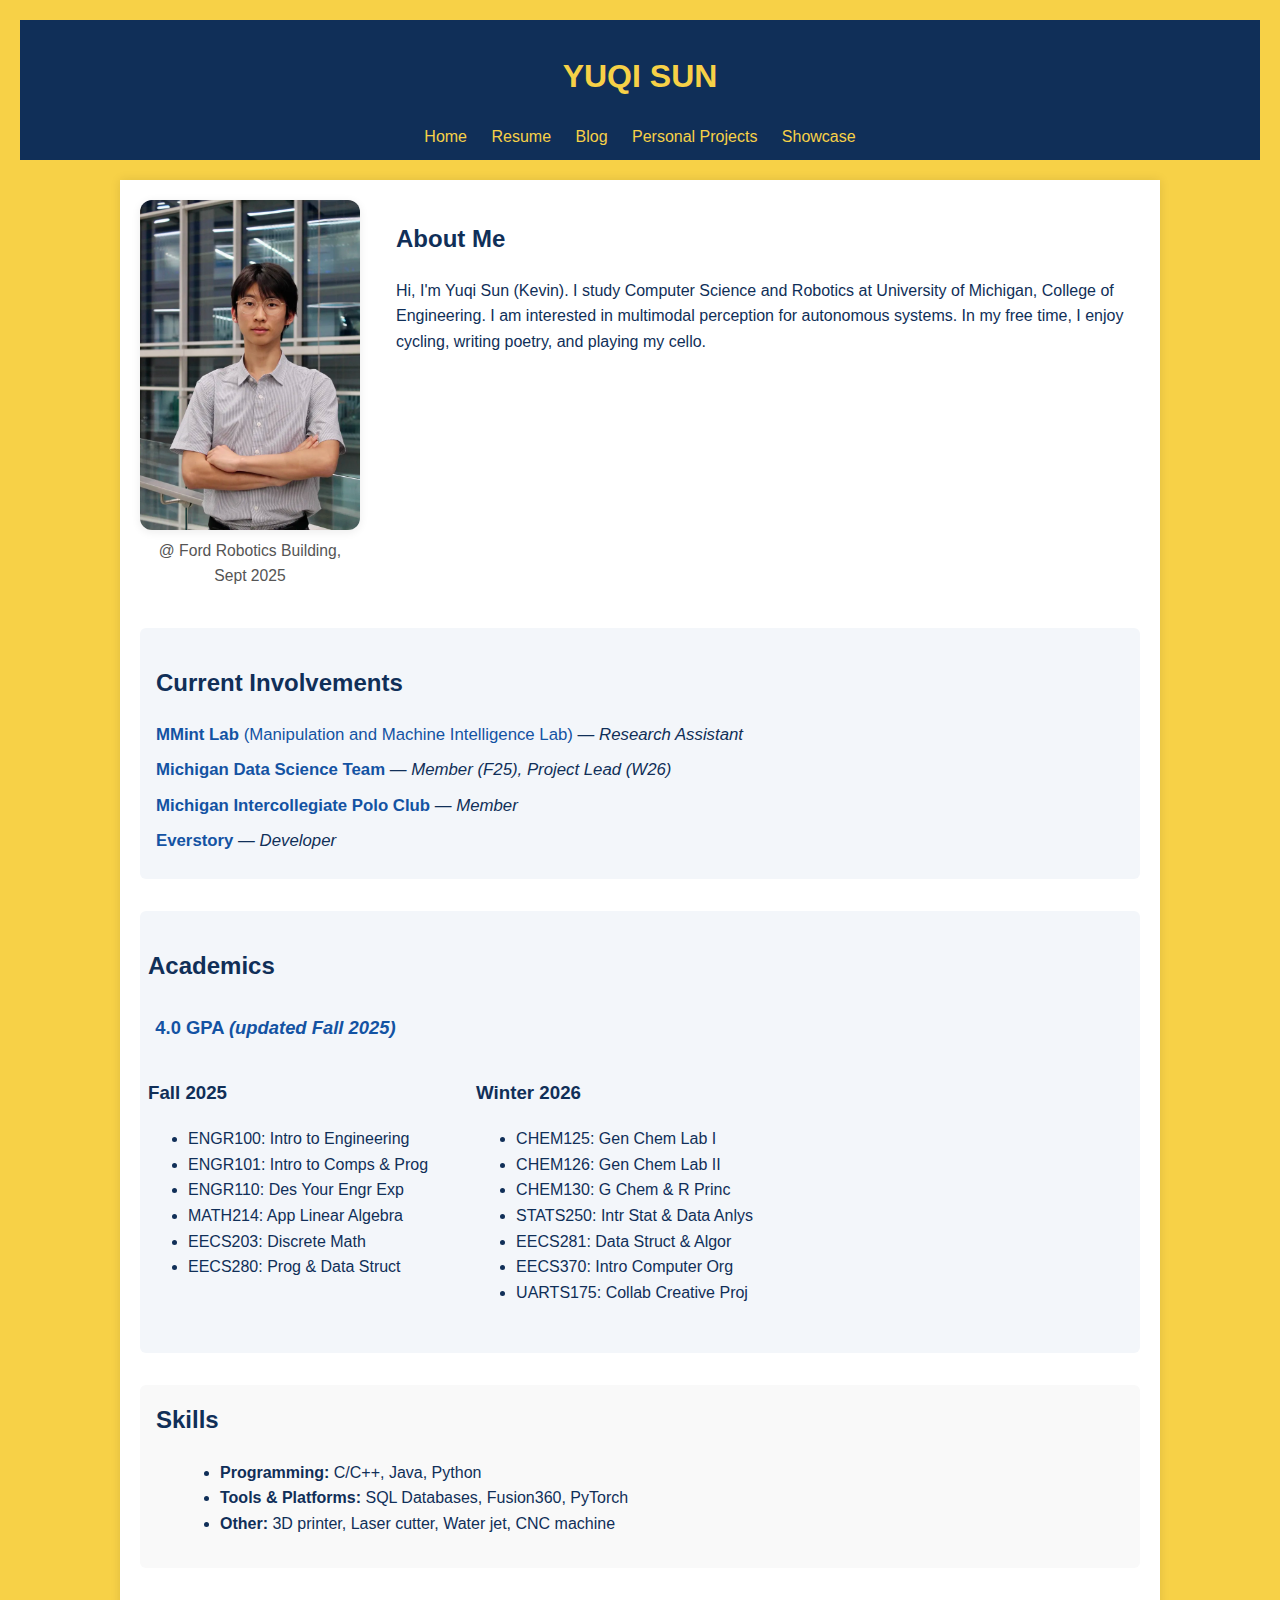
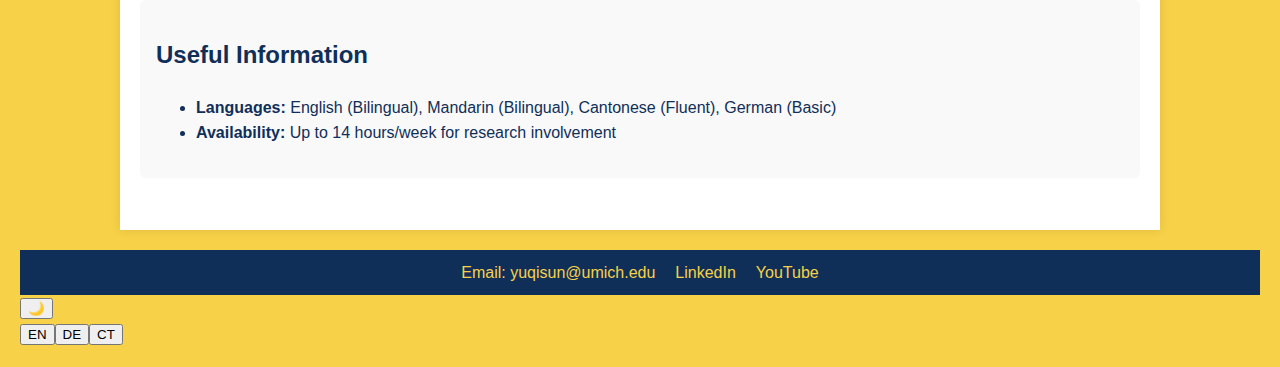
<file: index.html>
<!DOCTYPE html>
<!-- index.html -->
<html lang="en">
<head>
    <meta charset="UTF-8">
    <meta name="viewport" content="width=device-width, initial-scale=1.0">
    <title>About Me - Yuqi Sun</title>
    <link rel="stylesheet" href="styles.css">
    <script src="theme.js"></script>
    <script src="i18n.js"></script>
</head>
<body>
    <header>
        <h1>YUQI SUN</h1>
        <nav>
            <a href="index.html" data-i18n="nav_home">Home</a>
            <a href="resume.html" data-i18n="nav_resume">Resume</a>
            <a href="blog.html" data-i18n="nav_blog">Blog</a>
            <a href="projects.html" data-i18n="nav_projects">Personal Projects</a>
            <a href="showcase.html" data-i18n="nav_showcase">Showcase</a>
        </nav>
    </header>
    <main>
        <div class="content-container">
            <figure class="profile-figure">
                <img src="umich.jpg" alt="Yuqi Sun at University of Michigan" class="profile-image">
                <figcaption class="profile-caption" data-i18n="idx_caption">@ Ford Robotics Building, Sept 2025</figcaption>
            </figure>
            <div class="text-content">
                <h2 data-i18n="idx_about_h2">About Me</h2>
                <p data-i18n="idx_about_p">
                    Hi, I'm Yuqi Sun (Kevin). I study Computer Science and Robotics at University of Michigan, College of Engineering. I am interested in multimodal perception for autonomous systems. In my free time, I enjoy cycling, writing poetry, and playing my cello.
                </p>
            </div>
        </div>
        <!-- Current Involvements Section -->
        <section class="involvement-section">
            <h2 data-i18n="idx_inv_h2">Current Involvements</h2>
            <ul class="involvement-list">
                <li>
                    <a href="https://www.mmintlab.com" target="_blank">
                        <strong>MMint Lab</strong> (Manipulation and Machine Intelligence Lab)
                    </a> &mdash; <em data-i18n="idx_inv_mmint">Research Assistant</em>
                </li>
                <li>
                    <a href="https://mdst.club" target="_blank">
                        <strong>Michigan Data Science Team</strong>
                    </a> &mdash; <em data-i18n="idx_inv_mdst">Member (F25), Project Lead (W26)</em>
                </li>
                <li>
                    <a href="https://www.mipoloclub.com" target="_blank">
                        <strong>Michigan Intercollegiate Polo Club</strong>
                    </a> &mdash; <em data-i18n="idx_inv_polo">Member</em>
                </li>
                <li>
                    <a href="https://www.everstory.info" target="_blank">
                        <strong>Everstory</strong>
                    </a> &mdash; <em data-i18n="idx_inv_every">Developer</em>
                </li>
            </ul>
        </section>
        <!-- GPA & Timeline Section -->
        <section class="timeline-section">
            <h2 data-i18n="idx_acad_h2">Academics</h2>
            <div class="gpa-banner">
                <span data-i18n="idx_gpa">4.0 GPA <em>(updated Fall 2025)</em></span>
            </div>
            <div class="course-timeline">
                <div class="semester">
                    <h3 data-i18n="idx_fall">Fall 2025</h3>
                    <ul>
                        <li>ENGR100: Intro to Engineering</li>
                        <li>ENGR101: Intro to Comps &amp; Prog</li>
                        <li>ENGR110: Des Your Engr Exp</li>
                        <li>MATH214: App Linear Algebra</li>
                        <li>EECS203: Discrete Math</li>
                        <li>EECS280: Prog &amp; Data Struct</li>
                    </ul>
                </div>
                <div class="semester">
                    <h3 data-i18n="idx_winter">Winter 2026</h3>
                    <ul>
                        <li>CHEM125: Gen Chem Lab I</li>
                        <li>CHEM126: Gen Chem Lab II</li>
                        <li>CHEM130: G Chem &amp; R Princ</li>
                        <li>STATS250: Intr Stat &amp; Data Anlys</li>
                        <li>EECS281: Data Struct &amp; Algor</li>
                        <li>EECS370: Intro Computer Org</li>
                        <li>UARTS175: Collab Creative Proj</li>
                    </ul>
                </div>
            </div>
        </section>
        <section class="skills-section">
            <h2 data-i18n="idx_skills_h2">Skills</h2>
            <ul class="skills-list">
                <li data-i18n="idx_skill_prog"><strong>Programming:</strong> C/C++, Java, Python</li>
                <li data-i18n="idx_skill_tools"><strong>Tools &amp; Platforms:</strong> SQL Databases, Fusion360, PyTorch</li>
                <li data-i18n="idx_skill_other"><strong>Other:</strong> 3D printer, Laser cutter, Water jet, CNC machine</li>
            </ul>
        </section>
        <section class="useful-info-section">
            <h2 data-i18n="idx_info_h2">Useful Information</h2>
            <ul>
                <li data-i18n="idx_info_lang"><strong>Languages:</strong> English (Bilingual), Mandarin (Bilingual), Cantonese (Fluent), German (Basic)</li>
                <li data-i18n="idx_info_avail"><strong>Availability:</strong> Up to 14 hours/week for research involvement</li>
            </ul>
        </section>
    </main>
    <footer>
        <div class="footer-bar">
            <a href="mailto:yuqisun@umich.edu">Email: yuqisun@umich.edu</a>
            <a href="https://www.linkedin.com/in/yuqi-sun-11b709270" target="_blank">LinkedIn</a>
            <a href="https://www.youtube.com/@the_real_kevin8996" target="_blank">YouTube</a>
        </div>
    </footer>
</body>
</html>
</file>
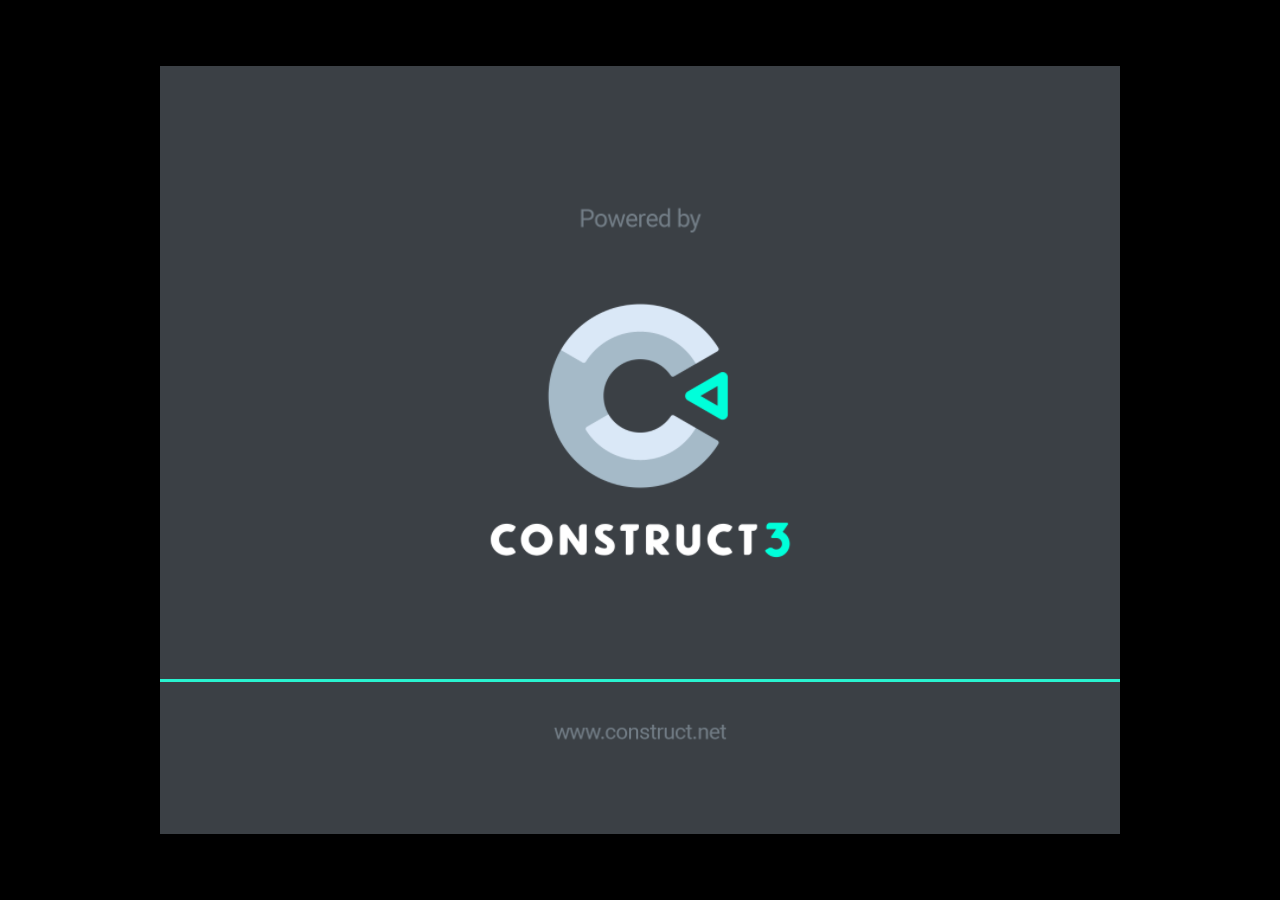
<file: civilisation-game/index.html>
<!DOCTYPE html>
<html>
<head>
    <meta charset="UTF-8">
	<title>civilisation</title>
	<meta name="viewport" content="width=device-width, initial-scale=1.0, maximum-scale=1.0, minimum-scale=1.0, user-scalable=no">
	
	<!-- Made with Construct, the game and app creator :: https://www.construct.net -->
	<meta name="generator" content="Scirra Construct">



	<link rel="manifest" href="appmanifest.json">
	<link rel="apple-touch-icon" sizes="128x128" href="icons/icon-128.png">
	<link rel="apple-touch-icon" sizes="256x256" href="icons/icon-256.png">
	<link rel="apple-touch-icon" sizes="512x512" href="icons/icon-512.png">
	<link rel="icon" type="image/png" href="icons/icon-512.png">

	<link rel="stylesheet" href="style.css">



</head> 
 
<body>

	

<script>
if (location.protocol.substr(0, 4) === "file")
{
	alert("Web exports won't work until you upload them. (When running on the file: protocol, browsers block many features from working for security reasons.)");
}
</script>
	
	<noscript>
		<div id="notSupportedWrap">
			<h2 id="notSupportedTitle">This content requires JavaScript</h2>
			<p class="notSupportedMessage">JavaScript appears to be disabled. Please enable it to view this content.</p>
		</div>
	</noscript>
	<script src="scripts/modernjscheck.js"></script>
	<script src="scripts/supportcheck.js"></script>
	<script src="scripts/offlineclient.js" type="module"></script>
	<script src="scripts/main.js" type="module"></script>
	<script src="scripts/register-sw.js" type="module"></script>

</body> 
</html>
</file>
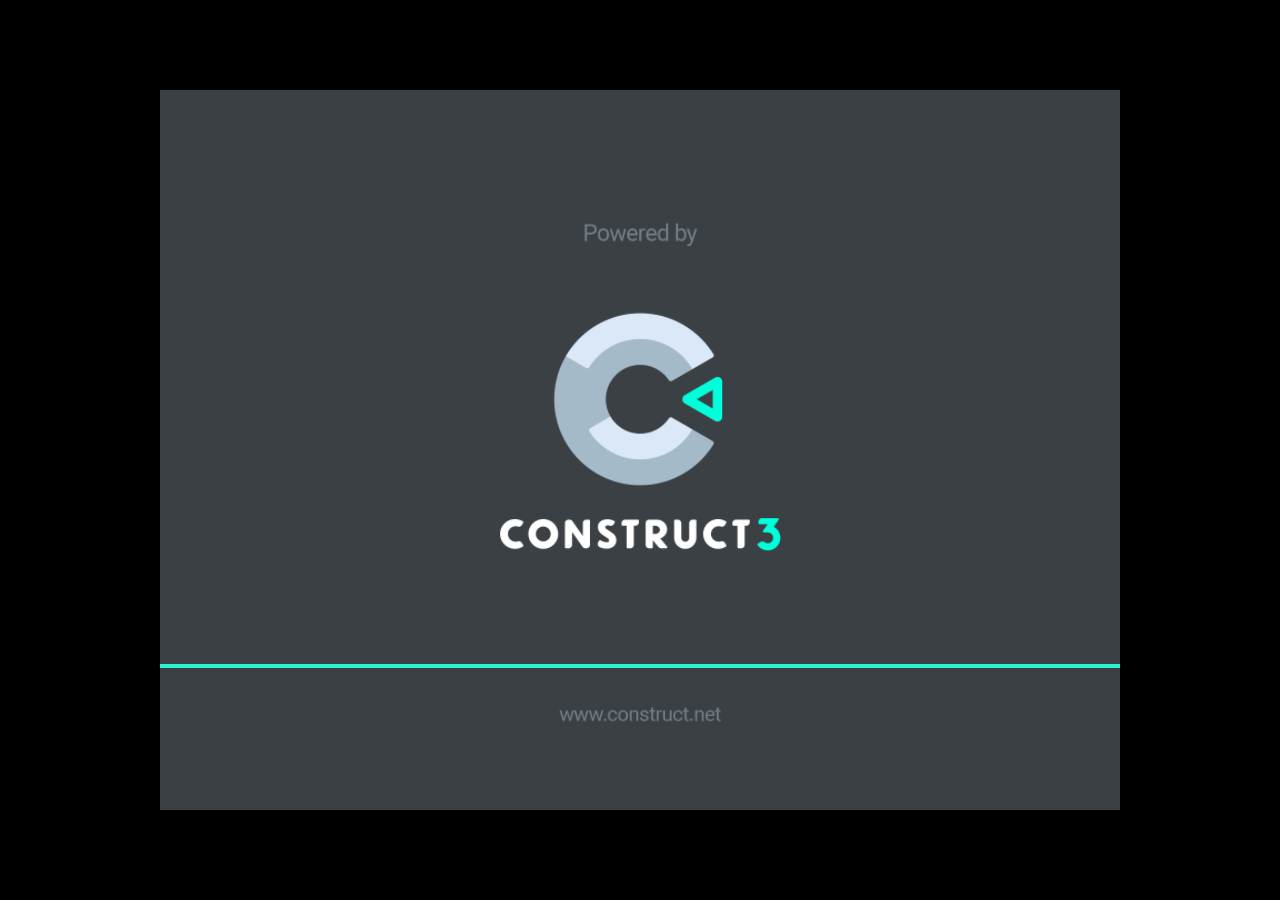
<file: invaders-game/index.html>
<!DOCTYPE html>
<html>
<head>
    <meta charset="UTF-8">
	<title>test1</title>
	<meta name="viewport" content="width=device-width, initial-scale=1.0, maximum-scale=1.0, minimum-scale=1.0, user-scalable=no">
	
	<!-- Made with Construct, the game and app creator :: https://www.construct.net -->
	<meta name="generator" content="Scirra Construct">



	<link rel="manifest" href="appmanifest.json">
	<link rel="apple-touch-icon" sizes="128x128" href="icons/icon-128.png">
	<link rel="apple-touch-icon" sizes="256x256" href="icons/icon-256.png">
	<link rel="apple-touch-icon" sizes="512x512" href="icons/icon-512.png">
	<link rel="icon" type="image/png" href="icons/icon-512.png">

	<link rel="stylesheet" href="style.css">



</head> 
 
<body>

	

<script>
if (location.protocol.substr(0, 4) === "file")
{
	alert("Web exports won't work until you upload them. (When running on the file: protocol, browsers block many features from working for security reasons.)");
}
</script>
	
	<noscript>
		<div id="notSupportedWrap">
			<h2 id="notSupportedTitle">This content requires JavaScript</h2>
			<p class="notSupportedMessage">JavaScript appears to be disabled. Please enable it to view this content.</p>
		</div>
	</noscript>
	<script src="scripts/modernjscheck.js"></script>
	<script src="scripts/supportcheck.js"></script>
	<script src="scripts/offlineclient.js" type="module"></script>
	<script src="scripts/main.js" type="module"></script>
	<script src="scripts/register-sw.js" type="module"></script>

</body> 
</html>
</file>
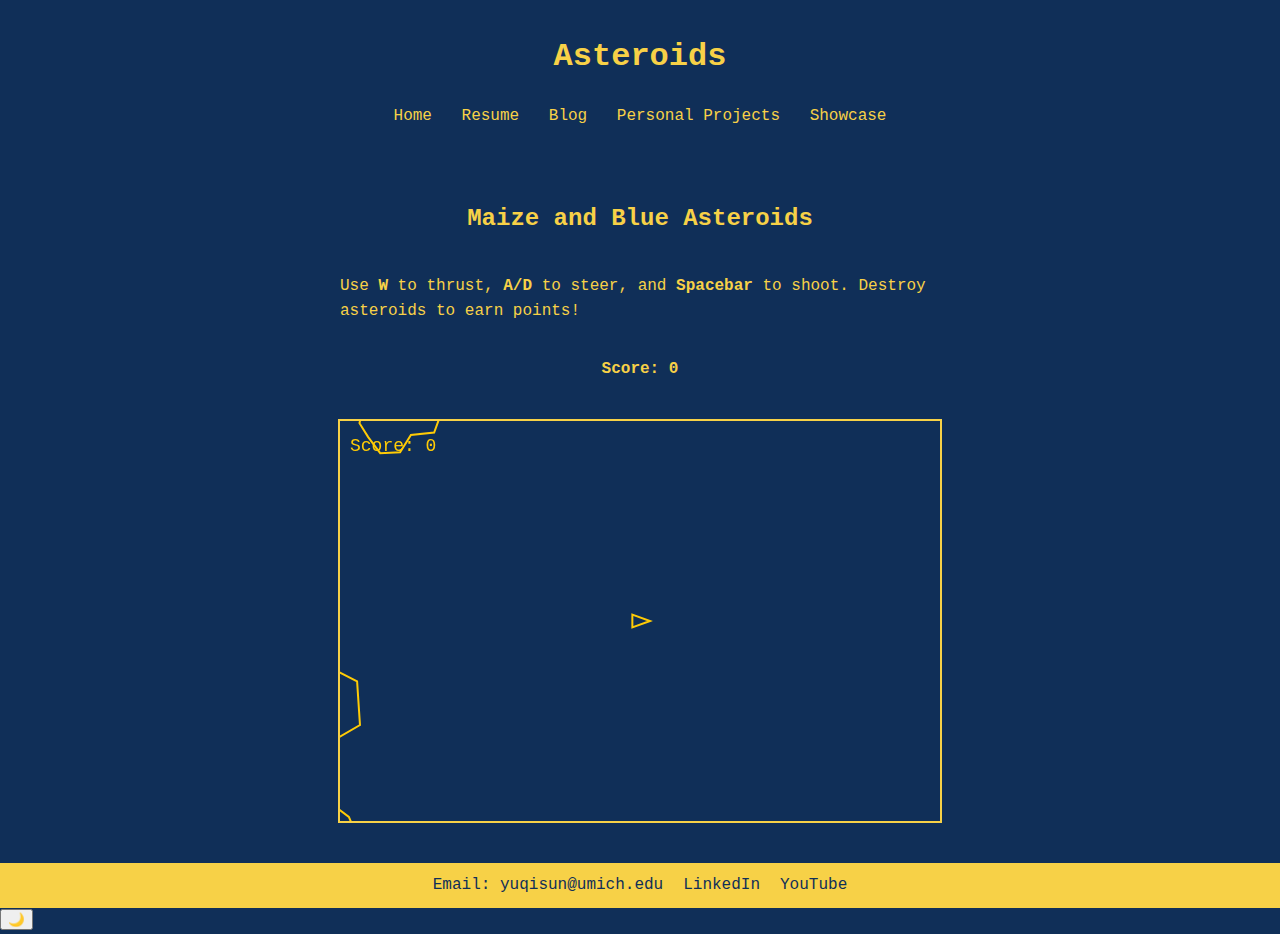
<file: asteroid.html>
<!DOCTYPE html>
<html lang="en">
<head>
    <meta charset="UTF-8">
    <meta name="viewport" content="width=device-width, initial-scale=1.0">
    <title>Asteroids - Yuqi Sun</title>
    <link rel="stylesheet" href="styles.css">
    <script src="theme.js"></script>
</head>
<body class="asteroid-page">
    <header>
        <h1>Asteroids</h1>
        <nav>
            <a href="index.html">Home</a>
            <a href="resume.html">Resume</a>
            <a href="blog.html">Blog</a>
            <a href="projects.html">Personal Projects</a>
            <a href="showcase.html">Showcase</a>
        </nav>
    </header>
    <main>
        <h2>Maize and Blue Asteroids</h2>
        <p>Use <strong>W</strong> to thrust, <strong>A/D</strong> to steer, and <strong>Spacebar</strong> to shoot. Destroy asteroids to earn points!</p>
        <p><strong>Score: <span id="score">0</span></strong></p>
        <canvas id="gameCanvas" width="600" height="400"></canvas>
    </main>
    <footer>
        <div class="footer-bar">
            <a href="mailto:yuqisun@umich.edu">Email: yuqisun@umich.edu</a>
            <a href="https://www.linkedin.com/in/yuqi-sun-11b709270" target="_blank">LinkedIn</a>
            <a href="https://www.youtube.com/@the_real_kevin8996" target="_blank">YouTube</a>
        </div>
    </footer>

    <script>
        const canvas = document.getElementById("gameCanvas");
        const ctx = canvas.getContext("2d");
        const scoreElement = document.getElementById("score");

        // Game variables
        const ship = {
            x: canvas.width / 2,
            y: canvas.height / 2,
            radius: 10,
            angle: 0,
            rotation: 0,
            thrusting: false,
            thrust: { x: 0, y: 0 },
            speed: 0.1
        };

        let asteroids = [];
        let bullets = [];
        let score = 0;

        const FPS = 60;
        const ASTEROID_SIZE = 50;
        const ASTEROID_SPEED = 1;
        const ASTEROID_VERTICES = 10;
        const BULLET_SPEED = 5;
        const BULLET_LIFE = 30;

        // Event listeners
        document.addEventListener("keydown", keyDown);
        document.addEventListener("keyup", keyUp);

        // Initialize
        createAsteroidField();
        setInterval(update, 1000 / FPS);

        function createAsteroidField() {
            asteroids = [];
            for (let i = 0; i < 5; i++) {
                spawnAsteroidOnEdge();
            }
        }

        function spawnAsteroidOnEdge() {
            const side = Math.floor(Math.random() * 4); // 0: top, 1: right, 2: bottom, 3: left
            let x, y;

            switch (side) {
                case 0: // top
                    x = Math.random() * canvas.width;
                    y = -ASTEROID_SIZE;
                    break;
                case 1: // right
                    x = canvas.width + ASTEROID_SIZE;
                    y = Math.random() * canvas.height;
                    break;
                case 2: // bottom
                    x = Math.random() * canvas.width;
                    y = canvas.height + ASTEROID_SIZE;
                    break;
                case 3: // left
                    x = -ASTEROID_SIZE;
                    y = Math.random() * canvas.height;
                    break;
            }

            const angle = Math.random() * Math.PI * 2;
            const asteroid = {
                x,
                y,
                xv: (Math.random() * ASTEROID_SPEED * 2) - ASTEROID_SPEED,
                yv: (Math.random() * ASTEROID_SPEED * 2) - ASTEROID_SPEED,
                radius: ASTEROID_SIZE,
                angle,
                vertices: Math.floor(Math.random() * (ASTEROID_VERTICES + 1) + 5),
                offsets: []
            };

            for (let j = 0; j < asteroid.vertices; j++) {
                asteroid.offsets.push(Math.random() * 0.4 + 0.6);
            }

            asteroids.push(asteroid);
        }

        function drawShip() {
            ctx.strokeStyle = "#FFCB05";
            ctx.lineWidth = 2;
            ctx.beginPath();

            const noseX = ship.x + ship.radius * Math.cos(ship.angle);
            const noseY = ship.y - ship.radius * Math.sin(ship.angle);
            const leftX = ship.x - ship.radius * Math.cos(ship.angle + 0.7);
            const leftY = ship.y + ship.radius * Math.sin(ship.angle + 0.7);
            const rightX = ship.x - ship.radius * Math.cos(ship.angle - 0.7);
            const rightY = ship.y + ship.radius * Math.sin(ship.angle - 0.7);

            ctx.moveTo(noseX, noseY);
            ctx.lineTo(leftX, leftY);
            ctx.lineTo(rightX, rightY);
            ctx.closePath();
            ctx.stroke();

            if (ship.thrusting) {
                ctx.beginPath();
                const tailX = ship.x - ship.radius * Math.cos(ship.angle);
                const tailY = ship.y + ship.radius * Math.sin(ship.angle);
                ctx.moveTo(leftX, leftY);
                ctx.lineTo(tailX, tailY);
                ctx.lineTo(rightX, rightY);
                ctx.stroke();
            }
        }

        function drawAsteroids() {
            for (const asteroid of asteroids) {
                ctx.strokeStyle = "#FFCB05";
                ctx.lineWidth = 2;
                ctx.beginPath();

                for (let j = 0; j < asteroid.vertices; j++) {
                    const angle = asteroid.angle + j * Math.PI * 2 / asteroid.vertices;
                    const radius = asteroid.radius * asteroid.offsets[j];
                    const x = asteroid.x + radius * Math.cos(angle);
                    const y = asteroid.y + radius * Math.sin(angle);
                    if (j === 0) {
                        ctx.moveTo(x, y);
                    } else {
                        ctx.lineTo(x, y);
                    }
                }
                ctx.closePath();
                ctx.stroke();
            }
        }

        function drawBullets() {
            ctx.fillStyle = "#FFCB05";
            for (const bullet of bullets) {
                ctx.beginPath();
                ctx.arc(bullet.x, bullet.y, 2, 0, Math.PI * 2);
                ctx.fill();
            }
        }

        function drawScore() {
            ctx.fillStyle = "#FFCB05";
            ctx.font = "18px 'Courier New'";
            ctx.fillText(`Score: ${score}`, 10, 30);
        }

        function keyDown(e) {
            switch(e.key.toLowerCase()) {
                case "w":
                    ship.thrusting = true;
                    break;
                case "a":
                    ship.rotation = 0.1;
                    break;
                case "d":
                    ship.rotation = -0.1;
                    break;
                case " ":
                    e.preventDefault(); // Prevent page scroll
                    bullets.push({
                        x: ship.x + ship.radius * Math.cos(ship.angle),
                        y: ship.y - ship.radius * Math.sin(ship.angle),
                        xv: BULLET_SPEED * Math.cos(ship.angle),
                        yv: -BULLET_SPEED * Math.sin(ship.angle),
                        life: BULLET_LIFE
                    });
                    break;
            }
        }

        function keyUp(e) {
            switch(e.key.toLowerCase()) {
                case "w":
                    ship.thrusting = false;
                    break;
                case "a":
                case "d":
                    ship.rotation = 0;
                    break;
            }
        }

        function update() {
            ctx.clearRect(0, 0, canvas.width, canvas.height);

            // Ship rotation & thrust
            ship.angle += ship.rotation;
            if (ship.thrusting) {
                ship.thrust.x += ship.speed * Math.cos(ship.angle);
                ship.thrust.y -= ship.speed * Math.sin(ship.angle);
            } else {
                ship.thrust.x *= 0.98;
                ship.thrust.y *= 0.98;
            }

            ship.x += ship.thrust.x;
            ship.y += ship.thrust.y;

            // Wrap ship
            if (ship.x < 0) ship.x = canvas.width;
            if (ship.x > canvas.width) ship.x = 0;
            if (ship.y < 0) ship.y = canvas.height;
            if (ship.y > canvas.height) ship.y = 0;

            // Move asteroids
            for (let i = asteroids.length - 1; i >= 0; i--) {
                const a = asteroids[i];
                a.x += a.xv;
                a.y += a.yv;

                // Wrap asteroids
                if (a.x < -a.radius) a.x = canvas.width + a.radius;
                if (a.x > canvas.width + a.radius) a.x = -a.radius;
                if (a.y < -a.radius) a.y = canvas.height + a.radius;
                if (a.y > canvas.height + a.radius) a.y = -a.radius;

                // Collision with ship
                const dx = ship.x - a.x;
                const dy = ship.y - a.y;
                const dist = Math.sqrt(dx * dx + dy * dy);
                if (dist < ship.radius + a.radius) {
                    createAsteroidField();
                    bullets = [];
                    score = 0;
                    scoreElement.textContent = score;
                }
            }

            // Move bullets
            for (let i = bullets.length - 1; i >= 0; i--) {
                const b = bullets[i];
                b.x += b.xv;
                b.y += b.yv;

                // Wrap bullets
                if (b.x < 0) b.x = canvas.width;
                if (b.x > canvas.width) b.x = 0;
                if (b.y < 0) b.y = canvas.height;
                if (b.y > canvas.height) b.y = 0;

                b.life--;
                if (b.life <= 0) {
                    bullets.splice(i, 1);
                    continue;
                }

                // Bullet-asteroid collision
                for (let j = asteroids.length - 1; j >= 0; j--) {
                    const a = asteroids[j];
                    const dx = b.x - a.x;
                    const dy = b.y - a.y;
                    const dist = Math.sqrt(dx * dx + dy * dy);
                    if (dist < a.radius) {
                        asteroids.splice(j, 1);
                        bullets.splice(i, 1);
                        score++;
                        scoreElement.textContent = score;
                        spawnAsteroidOnEdge(); // New asteroid spawns on edge
                        break;
                    }
                }
            }

            // Draw everything
            drawShip();
            drawAsteroids();
            drawBullets();
            drawScore();
        }
    </script>
</body>
</html>
</file>
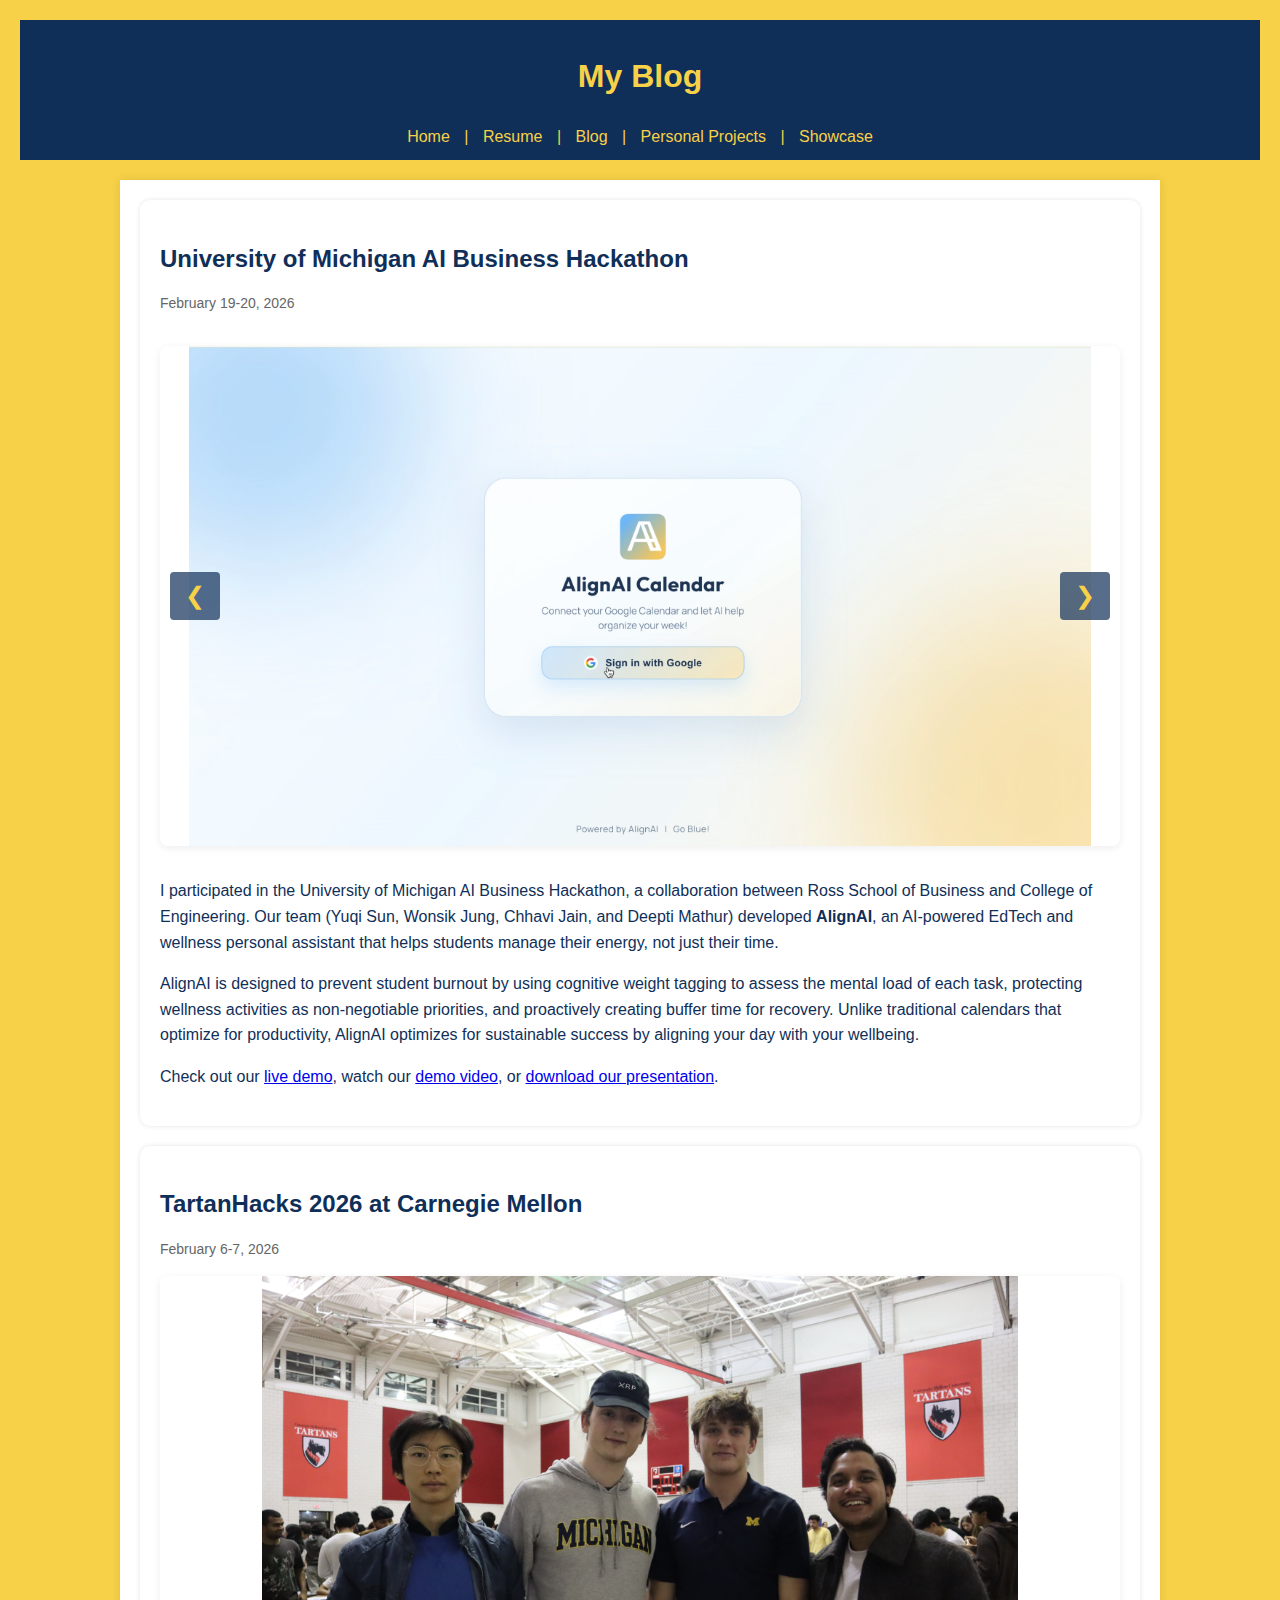
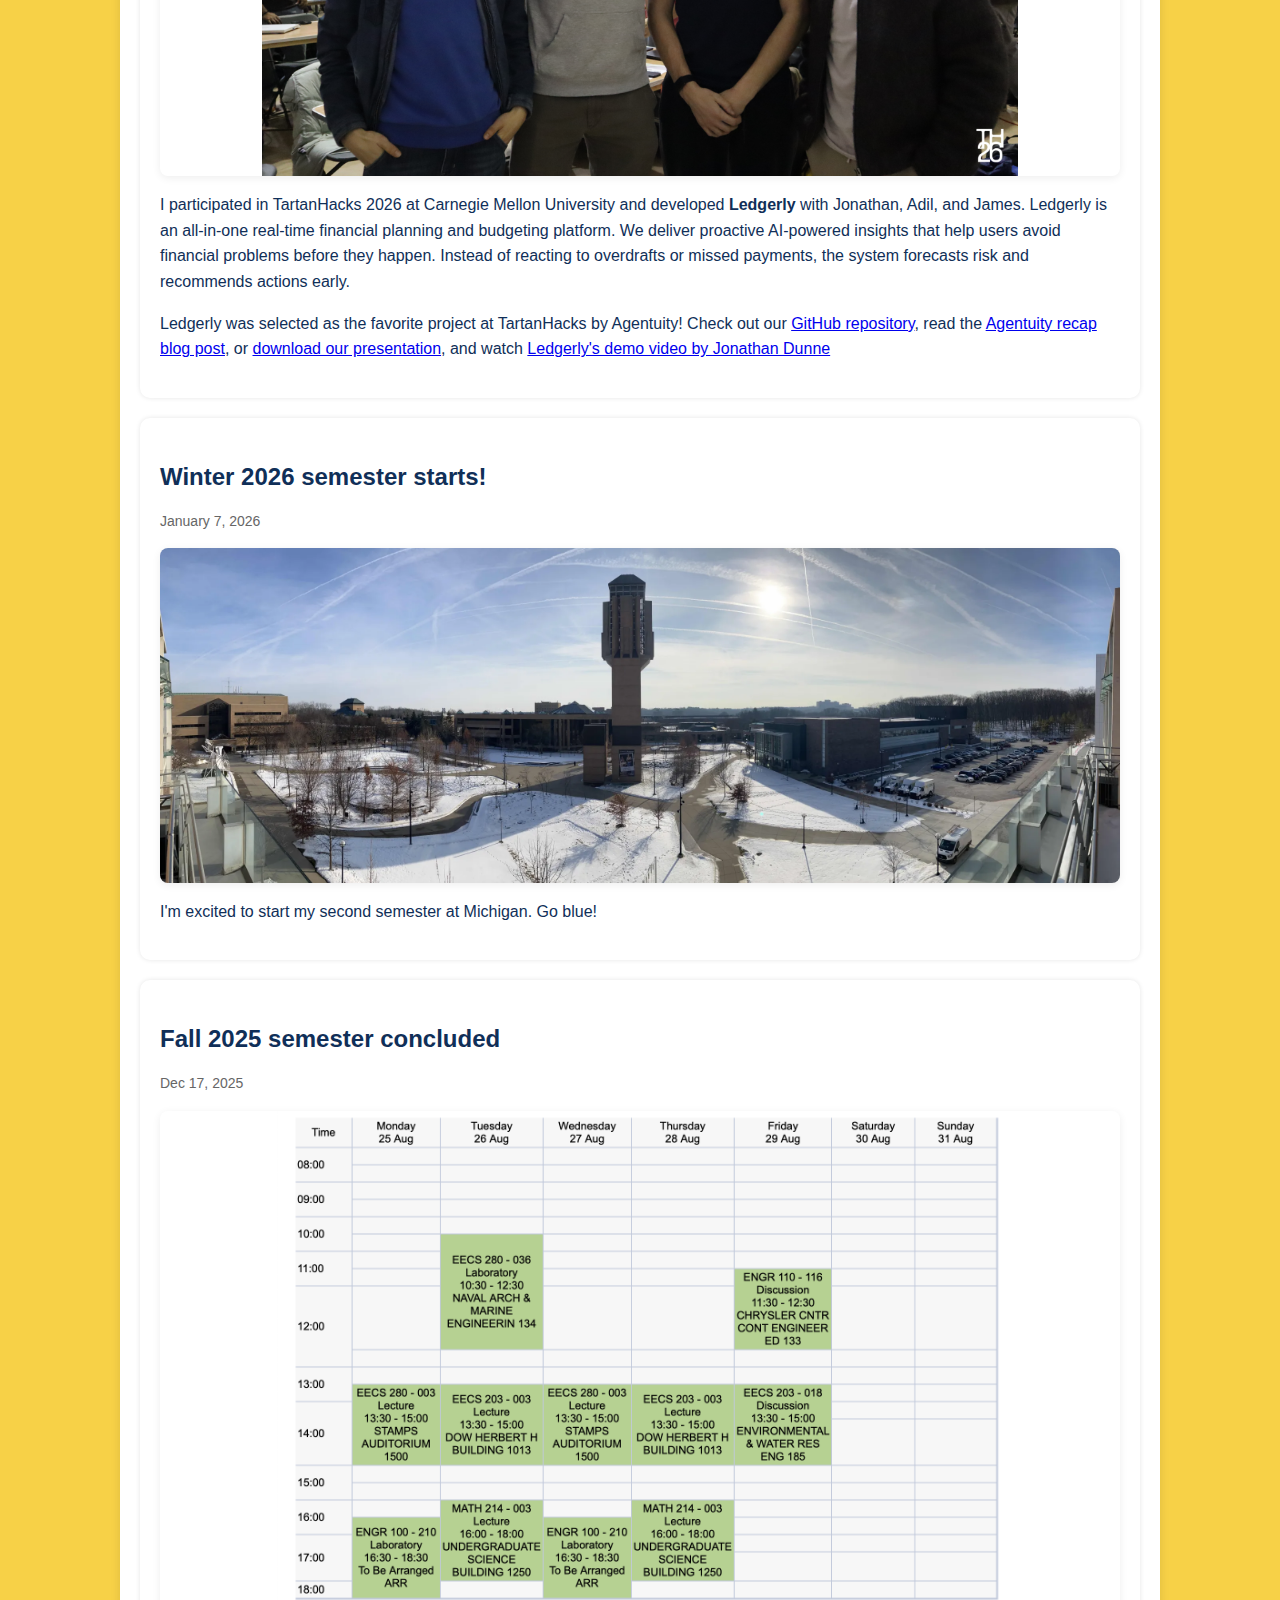
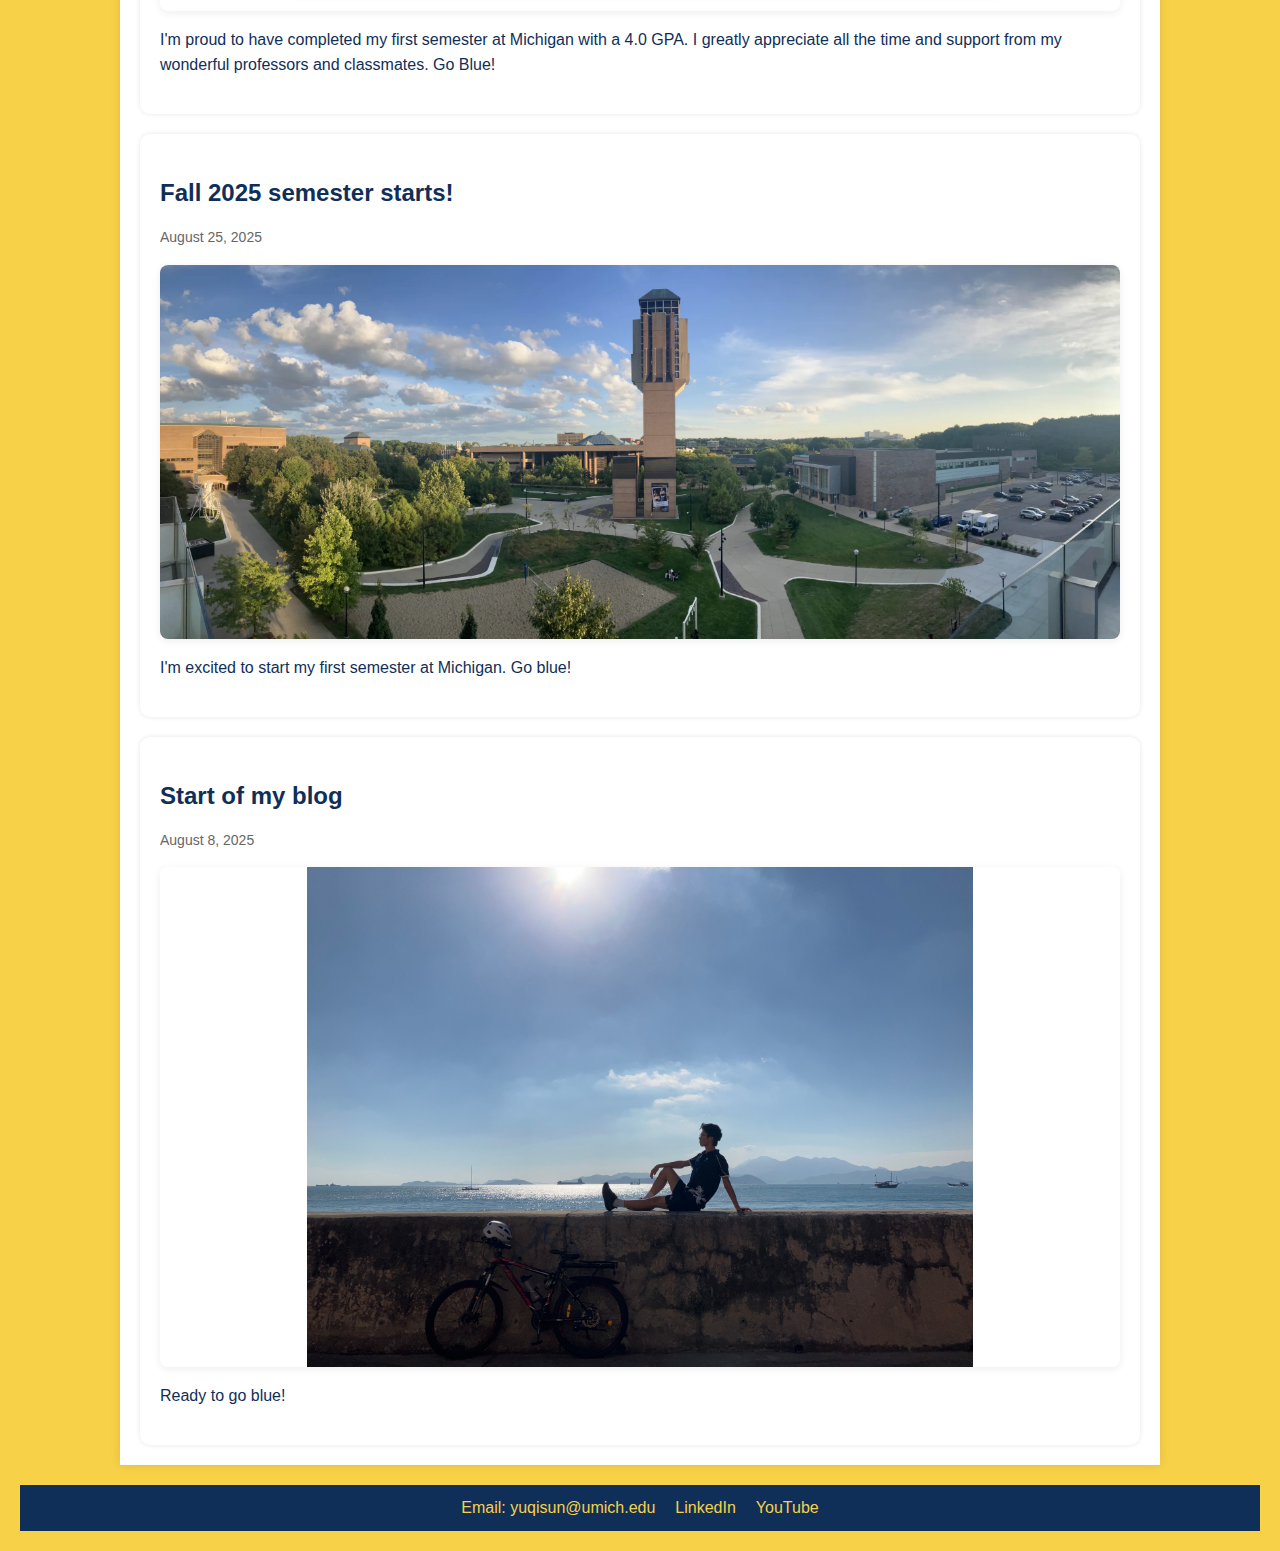
<file: blog.html>
<!DOCTYPE html>
<html lang="en">
<head>
    <meta charset="UTF-8">
    <meta name="viewport" content="width=device-width, initial-scale=1.0">
    <title>Blog - Yuqi Sun</title>
    <link rel="stylesheet" href="styles.css">
</head>
<body>
    <header>
        <h1>My Blog</h1>
        <nav>
            <a href="index.html">Home</a> | <a href="resume.html">Resume</a> | <a href="blog.html">Blog</a> | <a href="projects.html">Personal Projects</a> | <a href="showcase.html">Showcase</a>
        </nav>
    </header>
    <main>
        <div class="blog-container">
            <div class="blog-post">
                <h2>University of Michigan AI Business Hackathon</h2>
                <p class="blog-date">February 19-20, 2026</p>
                <div class="carousel-container">
                    <button class="carousel-btn prev" onclick="changeSlide(-1)">❮</button>
                    <img src="assets/umai1.png" alt="AlignAI Hackathon 1" class="blog-image carousel-image active">
                    <img src="assets/umai2.png" alt="AlignAI Hackathon 2" class="blog-image carousel-image">
                    <img src="assets/umai3.jpg" alt="AlignAI Hackathon 3" class="blog-image carousel-image">
                    <button class="carousel-btn next" onclick="changeSlide(1)">❯</button>
                </div>
                
                <p>I participated in the University of Michigan AI Business Hackathon, a collaboration between Ross School of Business and College of Engineering. Our team (Yuqi Sun, Wonsik Jung, Chhavi Jain, and Deepti Mathur) developed <strong>AlignAI</strong>, an AI-powered EdTech and wellness personal assistant that helps students manage their energy, not just their time.</p>
                <p>AlignAI is designed to prevent student burnout by using cognitive weight tagging to assess the mental load of each task, protecting wellness activities as non-negotiable priorities, and proactively creating buffer time for recovery. Unlike traditional calendars that optimize for productivity, AlignAI optimizes for sustainable success by aligning your day with your wellbeing.</p>
                <p>Check out our <a href="https://alignai-sigma.vercel.app/" target="_blank">live demo</a>, watch our <a href="https://youtu.be/vw3Lj4yOHQ0" target="_blank">demo video</a>, or <a href="assets/umai.pdf" target="_blank">download our presentation</a>.</p>
            </div>
            <div class="blog-post">
                <h2>TartanHacks 2026 at Carnegie Mellon</h2>
                <p class="blog-date">February 6-7, 2026</p>
                <img src="assets/tartan.png" alt="TartanHacks 2026" class="blog-image">
                <p>I participated in TartanHacks 2026 at Carnegie Mellon University and developed <strong>Ledgerly</strong> with Jonathan, Adil, and James. Ledgerly is an all-in-one real-time financial planning and budgeting platform. We deliver proactive AI-powered insights that help users avoid financial problems before they happen. Instead of reacting to overdrafts or missed payments, the system forecasts risk and recommends actions early.</p>
                <p>Ledgerly was selected as the favorite project at TartanHacks by Agentuity! Check out our <a href="https://github.com/jonathandunne/Ledgerly-UI" target="_blank">GitHub repository</a>, read the <a href="https://agentuity.com/blog/tartanhacks-2026-recap" target="_blank">Agentuity recap blog post</a>, or <a href="assets/tartan.pdf" target="_blank">download our presentation</a>, and watch <a href="https://youtu.be/bbiGeH78C5Q" target="_blank">Ledgerly's demo video by Jonathan Dunne</a></p>
            </div>
            <div class="blog-post">
                <h2>Winter 2026 semester starts!</h2>
                <p class="blog-date">January 7, 2026</p>
                <img src="assets/campus2.jpg" alt="Hello world!" class="blog-image">
                <p>I'm excited to start my second semester at Michigan. Go blue!</p>
            </div>
            <div class="blog-post">
                <h2>Fall 2025 semester concluded</h2>
                <p class="blog-date">Dec 17, 2025</p>
                <img src="assets/schedule1.png" alt="Schedule" class="blog-image">
                <p>I'm proud to have completed my first semester at Michigan with a 4.0 GPA. I greatly appreciate all the time and support from my wonderful professors and classmates. Go Blue!</p>
            </div>
            <div class="blog-post">
                <h2>Fall 2025 semester starts!</h2>
                <p class="blog-date">August 25, 2025</p>
                <img src="assets/campus1.jpg" alt="Hello world!" class="blog-image">
                <p>I'm excited to start my first semester at Michigan. Go blue!</p>
            </div>
            <!-- Blog Post 1 -->
            <!-- To add a new post, copy from <div class="blog-post"> to </div> and paste here -->
            <div class="blog-post">
                <h2>Start of my blog</h2>
                <p class="blog-date">August 8, 2025</p>
                <img src="assets/blog1.jpg" alt="Hello world!" class="blog-image">
                <p>Ready to go blue!</p>
            </div>
            
        </div>
    </main>
    <footer>
        <div class="footer-bar">
            <a href="mailto:yuqisun@umich.edu">Email: yuqisun@umich.edu</a>
            <a href="https://www.linkedin.com/in/yuqi-sun-11b709270" target="_blank">LinkedIn</a>
            <a href="https://www.youtube.com/@the_real_kevin8996" target="_blank">YouTube</a>
        </div>
    </footer>
</body>
</html>

<script>
let currentSlide = 0;
const images = document.querySelectorAll('.carousel-image');

function changeSlide(direction) {
    images[currentSlide].classList.remove('active');
    currentSlide = (currentSlide + direction + images.length) % images.length;
    images[currentSlide].classList.add('active');
}
</script>

<!--
            <div class="blog-post">
                <h2>My Poems</h2>
                <p class="blog-date">Sept 11, 2025</p>
                <img src="assets/blog3.jpg" alt="North Campus" class="blog-image">
                <p>Since arriving on campus, all the beautiful scenery gave me creative inspiration. I've written a couple poems in classical Chinese style and published them here on my <a href="https://www.facebook.com/profile.php?id=61569123851350" target="_blank">Facebook Page</a>. Leaders and Best. Let's go BLUE!</p>
            </div>
            <div class="blog-post">
                <h2>My youtube channel</h2>
                <p class="blog-date">August 9, 2025</p>
                <img src="assets/blog2.png" alt="Maize and Blue asteroids" class="blog-image">
                <p>Check out my <a href="https://www.youtube.com/@the_real_kevin8996" target="_blank">YouTube channel</a> where I post about travel vlogs, coding devlogs, engineering hobby projects, music, and other stuff I find interesting. And don't forget to try out the asteroids game I just added.</p>
            </div>
            <div class="blog-post">
                <h2>One Month in</h2>
                <p class="blog-date">September 25, 2025</p>
                <p>I have joined Michigan Data Science Team (MDST) and will be working on a Shazam clone project this semester!</p>
            </div>
            <div class="blog-post">
                <h2>Let the good times roll</h2>
                <p class="blog-date">August 25, 2025</p>
                <img src="assets/blog2.jpg" alt="Hello world!" class="blog-image">
                <p>Starting my Journey at University of Michigan with my new bike!</p>
            </div>
-->
</file>
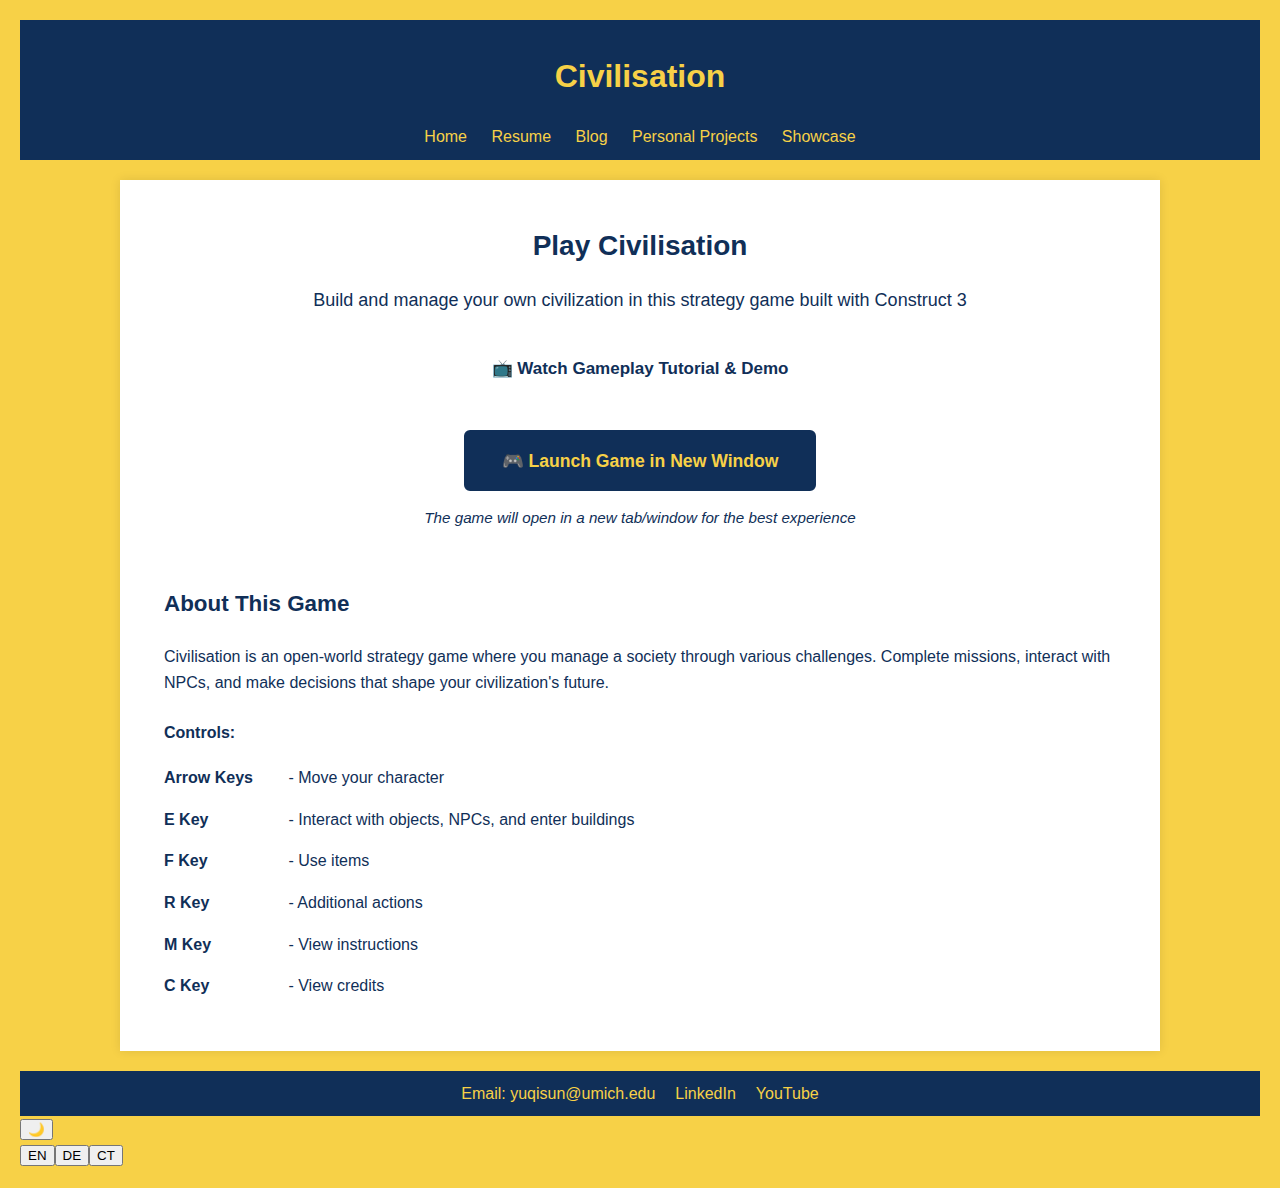
<file: civilisation.html>
<!DOCTYPE html>
<html lang="en">
<head>
    <meta charset="UTF-8">
    <meta name="viewport" content="width=device-width, initial-scale=1.0">
    <title>Civilisation - Yuqi Sun</title>
    <link rel="stylesheet" href="styles.css">
    <script src="theme.js"></script>
    <script src="i18n.js"></script>
    <style>
        .game-container {
            width: 100%;
            max-width: 1000px;
            margin: 0 auto;
            padding: 0;
        }

        .game-description {
            text-align: center;
            margin: 1.5em 0;
        }

        .game-description h2 {
            color: var(--text-1);
            font-size: 28px;
            margin-bottom: 0.5em;
        }

        .game-description p {
            color: var(--text-1);
            font-size: 18px;
        }

        .tutorial-bar {
            background: var(--sec-bg);
            padding: 1em;
            border-radius: 6px;
            margin-bottom: 1.5em;
            text-align: center;
            border: 1px solid var(--glass-border);
        }

        .tutorial-bar p {
            margin: 0;
            color: var(--text-1);
            font-size: 17px;
        }

        .tutorial-bar a {
            color: var(--acc);
            text-decoration: none;
            font-weight: 600;
        }

        .tutorial-bar a:hover {
            text-decoration: underline;
        }

        .game-link-section {
            text-align: center;
            margin: 2em 0;
        }

        .game-note {
            margin-top: 1em;
            color: var(--text-2);
            font-size: 0.95em;
            font-style: italic;
        }

        .game-info {
            background: var(--sec-bg);
            padding: 1.5em;
            border-radius: 6px;
            margin-top: 2em;
            border: 1px solid var(--glass-border);
        }

        .game-info h3 {
            color: var(--text-1);
            margin-top: 0;
            font-size: 1.4em;
        }

        .game-info h4 {
            color: var(--text-1);
            margin-top: 1.5em;
            margin-bottom: 0.75em;
        }

        .game-info p {
            color: var(--text-1);
            line-height: 1.6;
        }

        .game-info ul {
            list-style: none;
            padding: 0;
            margin: 0;
        }

        .game-info li {
            padding: 0.5em 0;
            color: var(--text-1);
            border-bottom: 1px solid var(--glass-border);
        }

        .game-info li:last-child {
            border-bottom: none;
        }

        .game-info strong {
            color: var(--text-1);
            font-weight: 600;
            min-width: 120px;
            display: inline-block;
        }

        @media (max-width: 768px) {
            .game-description h2 { font-size: 24px; }
            .game-description p  { font-size: 16px; }
            .game-info           { padding: 1em; }
        }
    </style>
</head>
<body>
    <header>
        <h1 data-i18n="civ_h1">Civilisation</h1>
        <nav>
            <a href="index.html" data-i18n="nav_home">Home</a>
            <a href="resume.html" data-i18n="nav_resume">Resume</a>
            <a href="blog.html" data-i18n="nav_blog">Blog</a>
            <a href="projects.html" data-i18n="nav_projects">Personal Projects</a>
            <a href="showcase.html" data-i18n="nav_showcase">Showcase</a>
        </nav>
    </header>
    <main>
        <div class="game-container">
            <div class="game-description">
                <h2 data-i18n="civ_h2">Play Civilisation</h2>
                <p data-i18n="civ_desc">Build and manage your own civilization in this strategy game built with Construct 3</p>
            </div>

            <div class="tutorial-bar">
                <p data-i18n="civ_tutorial">📺 <a href="https://www.youtube.com/watch?v=yWzf6_O5P8Q" target="_blank">Watch Gameplay Tutorial &amp; Demo</a></p>
            </div>

            <div class="game-link-section">
                <a href="civilisation_game/index.html" target="_blank" class="project-button" data-i18n="civ_btn">🎮 Launch Game in New Window</a>
                <p class="game-note" data-i18n="civ_note">The game will open in a new tab/window for the best experience</p>
            </div>

            <div class="game-info">
                <h3 data-i18n="civ_about_h3">About This Game</h3>
                <p data-i18n="civ_about_p">Civilisation is an open-world strategy game where you manage a society through various challenges. Complete missions, interact with NPCs, and make decisions that shape your civilization's future.</p>

                <h4 data-i18n="civ_ctrl_h4">Controls:</h4>
                <ul>
                    <li data-i18n="civ_ctrl_arrow"><strong>Arrow Keys</strong> - Move your character</li>
                    <li data-i18n="civ_ctrl_e"><strong>E Key</strong> - Interact with objects, NPCs, and enter buildings</li>
                    <li data-i18n="civ_ctrl_f"><strong>F Key</strong> - Use items</li>
                    <li data-i18n="civ_ctrl_r"><strong>R Key</strong> - Additional actions</li>
                    <li data-i18n="civ_ctrl_m"><strong>M Key</strong> - View instructions</li>
                    <li data-i18n="civ_ctrl_c"><strong>C Key</strong> - View credits</li>
                </ul>
            </div>
        </div>
    </main>
    <footer>
        <div class="footer-bar">
            <a href="mailto:yuqisun@umich.edu">Email: yuqisun@umich.edu</a>
            <a href="https://www.linkedin.com/in/yuqi-sun-11b709270" target="_blank">LinkedIn</a>
            <a href="https://www.youtube.com/@the_real_kevin8996" target="_blank">YouTube</a>
        </div>
    </footer>
</body>
</html>
</file>
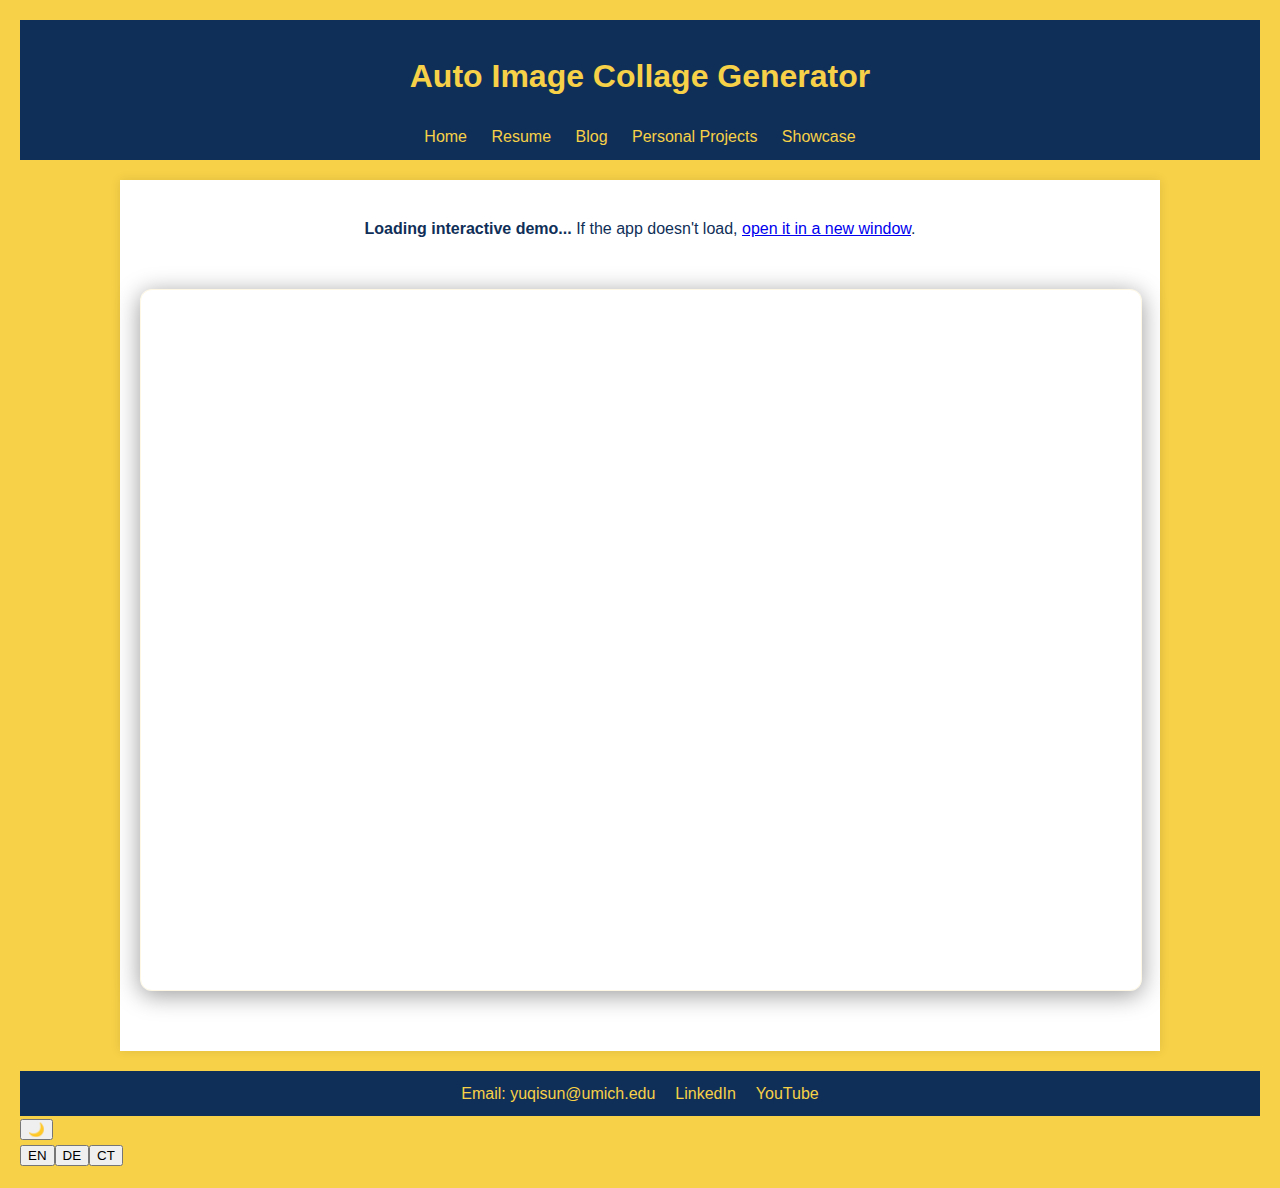
<file: collage-demo.html>
<!DOCTYPE html>
<html lang="en">
<head>
    <meta charset="UTF-8">
    <meta name="viewport" content="width=device-width, initial-scale=1.0">
    <title>Image Collage Generator - Yuqi Sun</title>
    <link rel="stylesheet" href="styles.css">
    <script src="theme.js"></script>
    <script src="i18n.js"></script>
    <style>
        .app-container {
            width: 100%;
            height: calc(100vh - 200px);
            border: 1px solid rgba(247, 209, 71, 0.15);
            border-radius: 12px;
            margin: 2em 0;
            box-shadow: 0 4px 24px rgba(0, 0, 0, 0.4);
        }
    </style>
</head>
<body>
    <header>
        <h1 data-i18n="col_h1">Auto Image Collage Generator</h1>
        <nav>
            <a href="index.html" data-i18n="nav_home">Home</a>
            <a href="resume.html" data-i18n="nav_resume">Resume</a>
            <a href="blog.html" data-i18n="nav_blog">Blog</a>
            <a href="projects.html" data-i18n="nav_projects">Personal Projects</a>
            <a href="showcase.html" data-i18n="nav_showcase">Showcase</a>
        </nav>
    </header>
    <main>
        <p style="text-align: center; margin: 1em 0;" data-i18n="col_loading">
            <strong>Loading interactive demo...</strong> If the app doesn't load,
            <a href="https://auto-image-collage-generator.streamlit.app/" target="_blank">open it in a new window</a>.
        </p>
        <iframe 
            src="https://auto-image-collage-generator.streamlit.app/?embed=true" 
            class="app-container"
            frameborder="0"
            allow="camera; microphone; fullscreen; display-capture">
        </iframe>
    </main>
    <footer>
        <div class="footer-bar">
            <a href="mailto:yuqisun@umich.edu">Email: yuqisun@umich.edu</a>
            <a href="https://www.linkedin.com/in/yuqi-sun-11b709270" target="_blank">LinkedIn</a>
            <a href="https://www.youtube.com/@the_real_kevin8996" target="_blank">YouTube</a>
        </div>
    </footer>
</body>
</html>
</file>
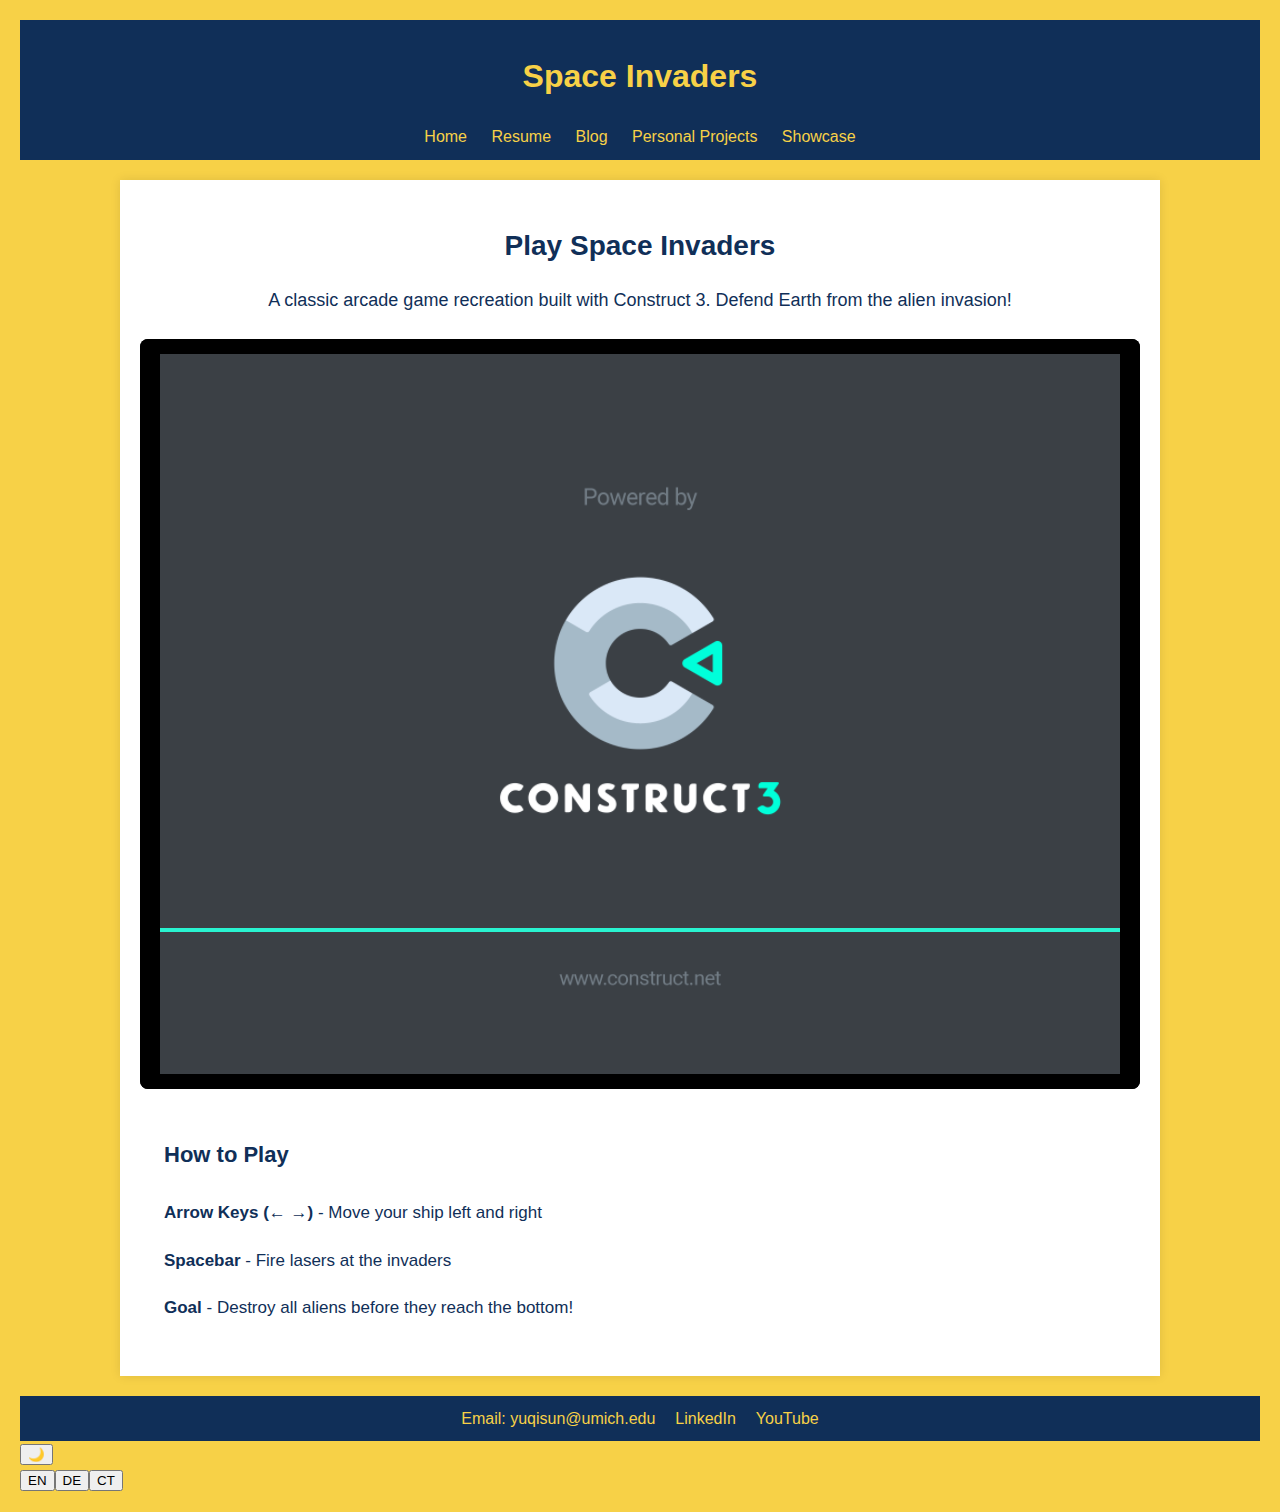
<file: invaders.html>
<!DOCTYPE html>
<html lang="en">
<head>
    <meta charset="UTF-8">
    <meta name="viewport" content="width=device-width, initial-scale=1.0">
    <title>Space Invaders - Yuqi Sun</title>
    <link rel="stylesheet" href="styles.css">
    <script src="theme.js"></script>
    <script src="i18n.js"></script>
    <style>
        .game-container {
            width: 100%;
            max-width: 1000px;
            margin: 0 auto;
            padding: 0;
        }

        .game-description {
            text-align: center;
            margin: 1.5em 0;
        }

        .game-description h2 {
            color: var(--text-1);
            font-size: 28px;
            margin-bottom: 0.5em;
        }

        .game-description p {
            color: var(--text-1);
            font-size: 18px;
        }

        .game-wrapper {
            position: relative;
            width: 100%;
            padding-bottom: 75%;
            background: #000;
            border: 3px solid var(--acc);
            border-radius: 8px;
            overflow: hidden;
            box-shadow: 0 4px 15px var(--acc-glow);
        }

        .game-frame {
            position: absolute;
            top: 0;
            left: 0;
            width: 100%;
            height: 100%;
            border: none;
        }

        .game-controls {
            background: var(--sec-bg);
            padding: 1.5em;
            border-radius: 6px;
            margin-top: 1.5em;
            border: 1px solid var(--glass-border);
        }

        .game-controls h3 {
            margin-top: 0;
            color: var(--text-1);
            font-size: 22px;
            margin-bottom: 0.75em;
        }

        .game-controls ul {
            list-style: none;
            padding: 0;
            margin: 0;
        }

        .game-controls li {
            padding: 0.6em 0;
            font-size: 17px;
            color: var(--text-1);
            border-bottom: 1px solid var(--glass-border);
        }

        .game-controls li:last-child {
            border-bottom: none;
        }

        .game-controls strong {
            color: var(--text-1);
            font-weight: 600;
        }

        @media (max-width: 768px) {
            .game-wrapper   { padding-bottom: 100%; }
            .game-description h2 { font-size: 24px; }
            .game-description p  { font-size: 16px; }
            .game-controls  { padding: 1em; }
        }
    </style>
</head>
<body>
    <header>
        <h1 data-i18n="inv_h1">Space Invaders</h1>
        <nav>
            <a href="index.html" data-i18n="nav_home">Home</a>
            <a href="resume.html" data-i18n="nav_resume">Resume</a>
            <a href="blog.html" data-i18n="nav_blog">Blog</a>
            <a href="projects.html" data-i18n="nav_projects">Personal Projects</a>
            <a href="showcase.html" data-i18n="nav_showcase">Showcase</a>
        </nav>
    </header>
    <main>
        <div class="game-container">
            <div class="game-description">
                <h2 data-i18n="inv_h2">Play Space Invaders</h2>
                <p data-i18n="inv_desc">A classic arcade game recreation built with Construct 3. Defend Earth from the alien invasion!</p>
            </div>

            <div class="game-wrapper">
                <iframe src="invaders-game/index.html" class="game-frame" allowfullscreen></iframe>
            </div>

            <div class="game-controls">
                <h3 data-i18n="inv_ctrl_h3">How to Play</h3>
                <ul>
                    <li data-i18n="inv_ctrl_lr"><strong>Arrow Keys (← →)</strong> - Move your ship left and right</li>
                    <li data-i18n="inv_ctrl_space"><strong>Spacebar</strong> - Fire lasers at the invaders</li>
                    <li data-i18n="inv_ctrl_goal"><strong>Goal</strong> - Destroy all aliens before they reach the bottom!</li>
                </ul>
            </div>
        </div>
    </main>
    <footer>
        <div class="footer-bar">
            <a href="mailto:yuqisun@umich.edu">Email: yuqisun@umich.edu</a>
            <a href="https://www.linkedin.com/in/yuqi-sun-11b709270" target="_blank">LinkedIn</a>
            <a href="https://www.youtube.com/@the_real_kevin8996" target="_blank">YouTube</a>
        </div>
    </footer>
</body>
</html>
</file>
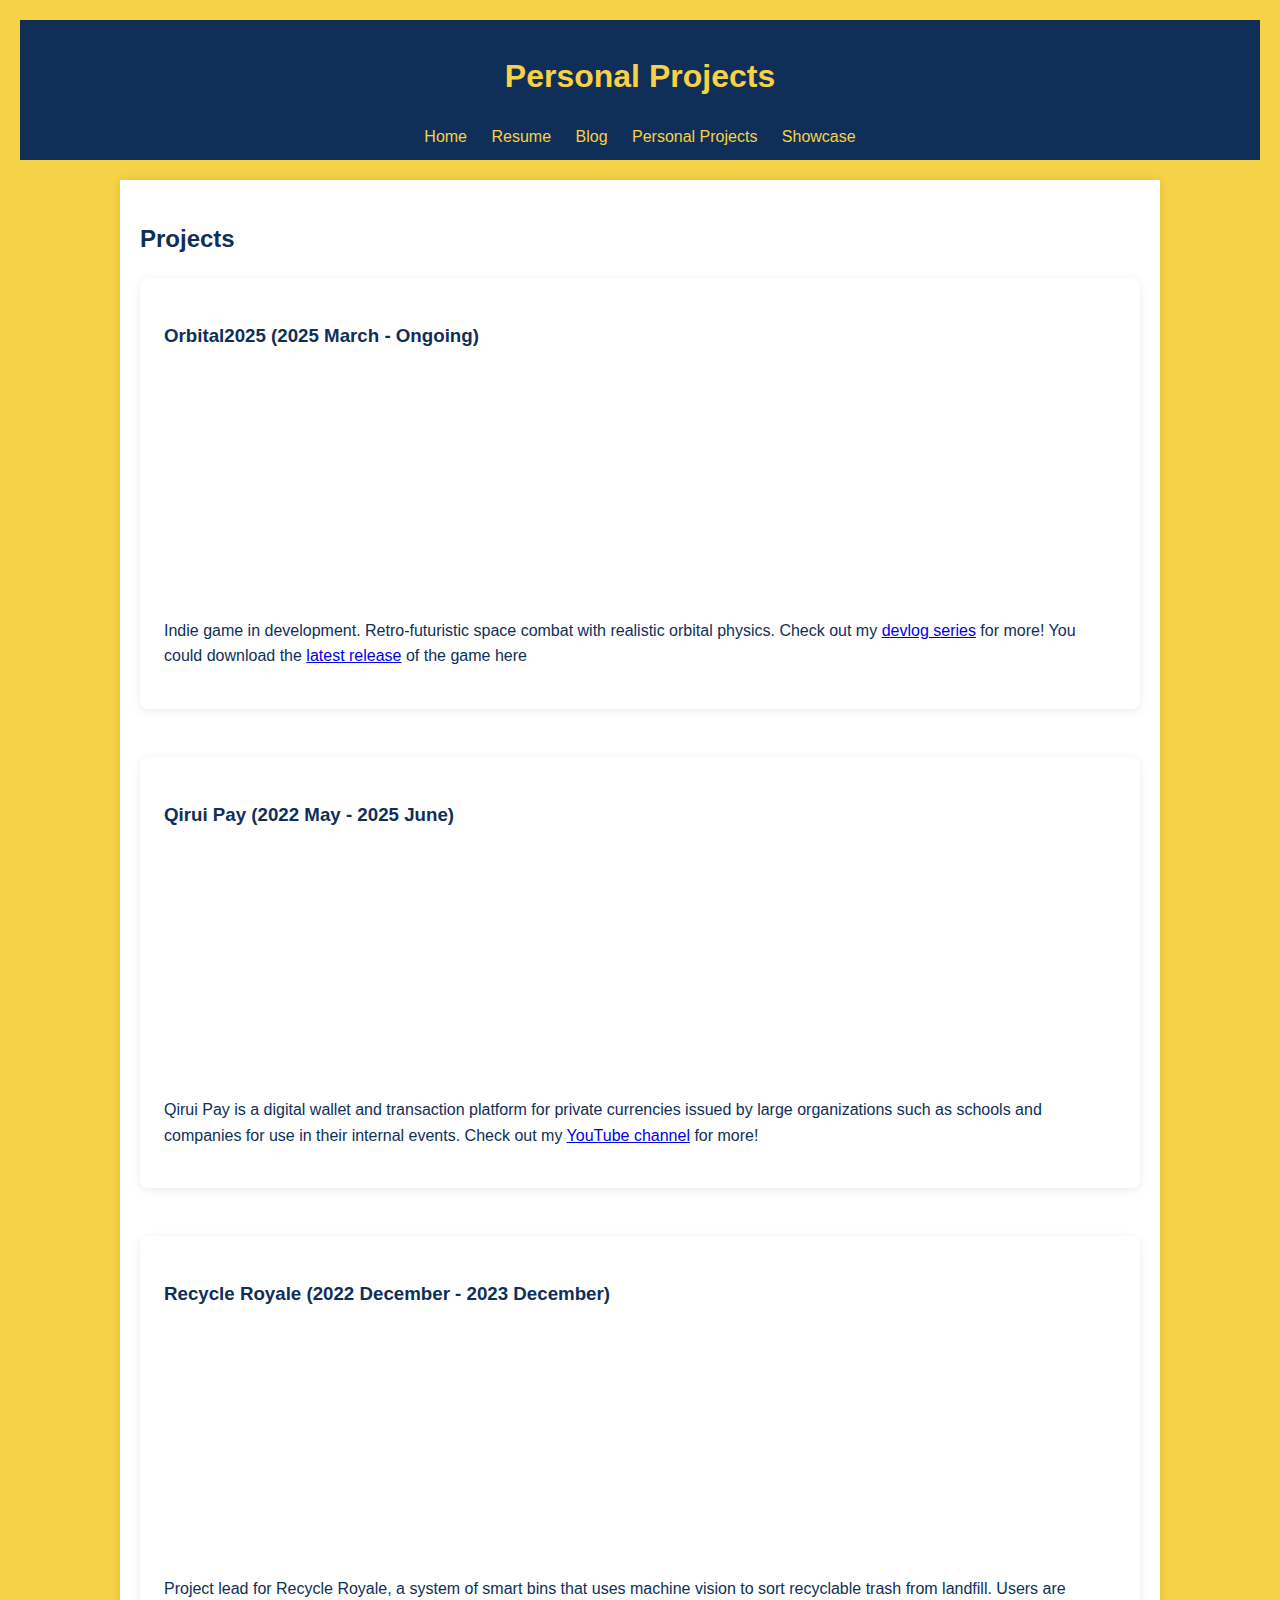
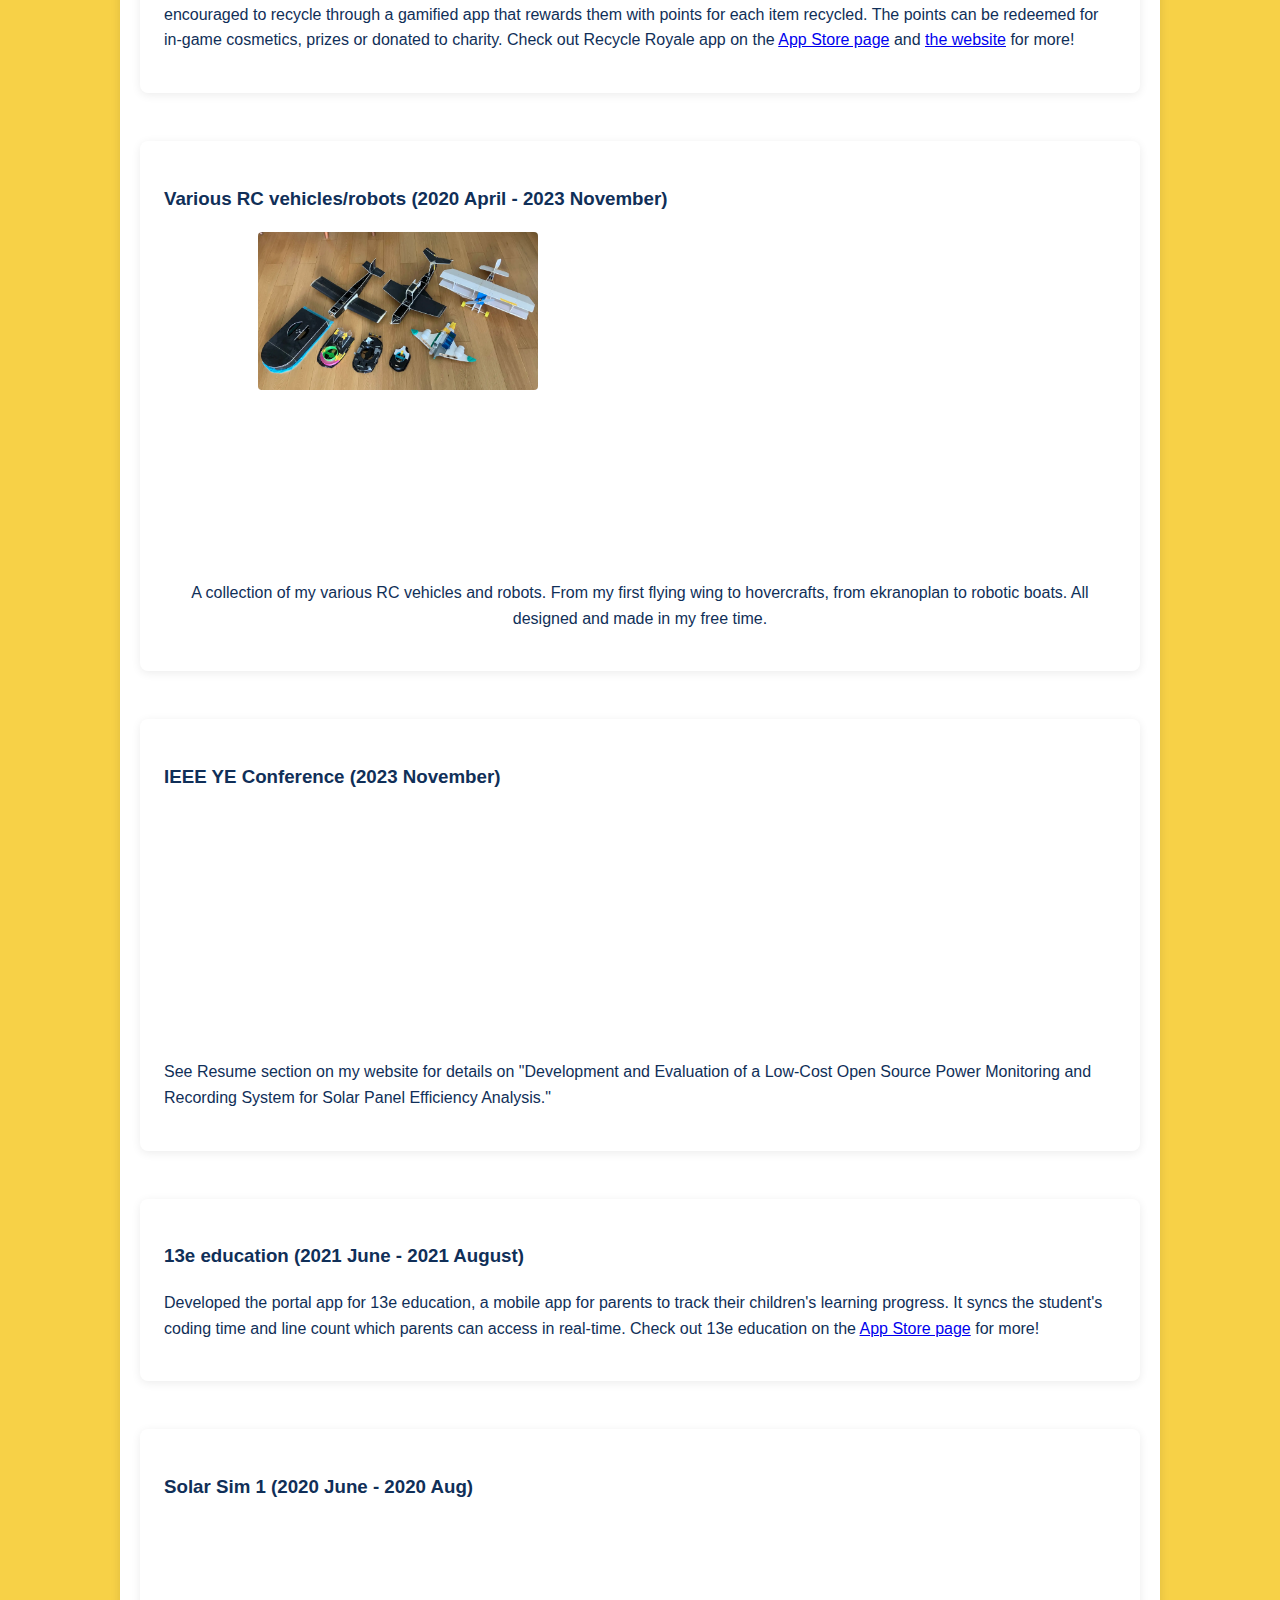
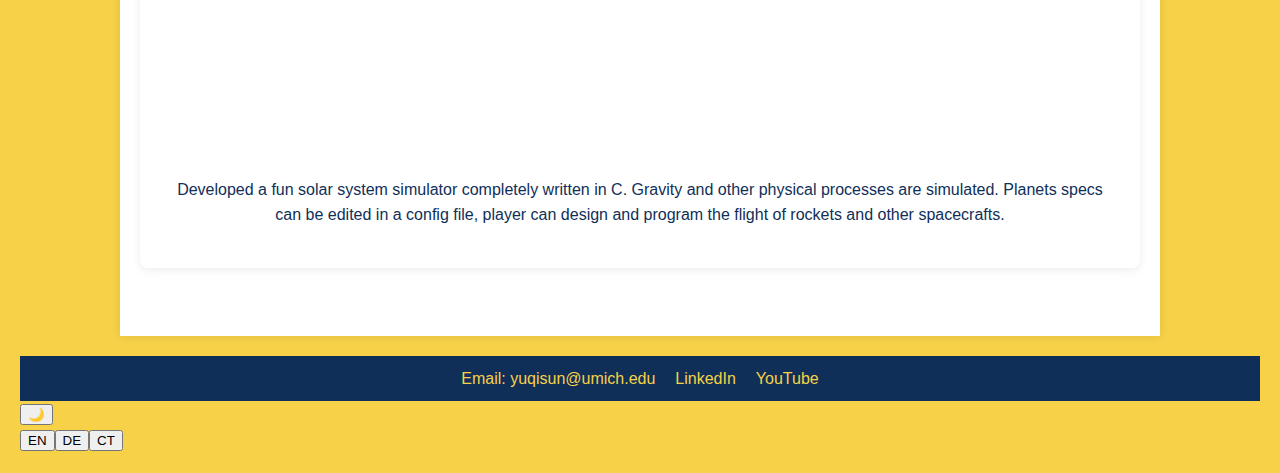
<file: projects.html>
<!DOCTYPE html>
<!-- projects.html -->
<html lang="en">
<head>
    <meta charset="UTF-8">
    <meta name="viewport" content="width=device-width, initial-scale=1.0">
    <title>Past Projects - Yuqi Sun</title>
    <link rel="stylesheet" href="styles.css">
    <script src="theme.js"></script>
    <script src="i18n.js"></script>
</head>
<body>
    <header>
        <h1 data-i18n="prj_h1">Personal Projects</h1>
        <nav>
            <a href="index.html" data-i18n="nav_home">Home</a>
            <a href="resume.html" data-i18n="nav_resume">Resume</a>
            <a href="blog.html" data-i18n="nav_blog">Blog</a>
            <a href="projects.html" data-i18n="nav_projects">Personal Projects</a>
            <a href="showcase.html" data-i18n="nav_showcase">Showcase</a>
        </nav>
    </header>
    <main>
        <h2 data-i18n="prj_h2">Projects</h2>

    <section class="project">
            <h3 data-i18n="prj_orbital_h3">Orbital2025 (2025 March - Ongoing)</h3>
            <div class="project-content-vertical">
                <iframe width="400" height="225"
                    src="https://www.youtube.com/embed/H2bGkJQFOcw?si=9lMKD2OWBa5jYgBR"
                    title="Beta testing"
                    frameborder="0"
                    allow="accelerometer; autoplay; clipboard-write; encrypted-media; gyroscope; picture-in-picture; web-share"
                    allowfullscreen>
                </iframe>
                <div>
                    <p data-i18n="prj_orbital_p">Indie game in development. Retro-futuristic space combat with realistic orbital physics.
                        Check out my <a href="https://youtube.com/playlist?list=PL4bcmDv4awOb4WdpuHDiPknu6YfnpEedx&si=pohlLYl6zVkXZvKv" target="_blank"> devlog series</a> for more!
                        You could download the <a href="https://kevinsunyuqi.itch.io/orbital2025" target="_blank"> latest release</a> of the game here </p>
                </div>
            </div>
        </section>

        <section class="project">
            <h3 data-i18n="prj_qirui_h3">Qirui Pay (2022 May - 2025 June)</h3>
            <div class="project-content-vertical">
                <iframe width="400" height="225"
                    src="https://www.youtube.com/embed/nAjYhv-6kYM"
                    title="Intro Video"
                    frameborder="0"
                    allow="accelerometer; autoplay; clipboard-write; encrypted-media; gyroscope; picture-in-picture; web-share"
                    allowfullscreen>
                </iframe>
                <div>
                    <p data-i18n="prj_qirui_p">Qirui Pay is a digital wallet and transaction platform for private currencies issued by large organizations such as schools and companies for use in their internal events. Check out my <a href="https://www.youtube.com/@the_real_kevin8996" target="_blank">YouTube channel</a> for more!</p>
                </div>
            </div>
        </section>

        <section class="project">
            <h3 data-i18n="prj_recycle_h3">Recycle Royale (2022 December - 2023 December)</h3>
            <div class="project-content-vertical">
                <iframe width="400" height="225"
                    src="https://www.youtube.com/embed/PC6xUnMR5Vk?si=Pp_2DoYqXSvNvxUk"
                    title="Playlist"
                    frameborder="0"
                    allow="accelerometer; autoplay; clipboard-write; encrypted-media; gyroscope; picture-in-picture; web-share"
                    allowfullscreen>
                </iframe>
                <div>
                    <p data-i18n="prj_recycle_p">Project lead for Recycle Royale, a system of smart bins that uses machine vision to sort recyclable trash from landfill.
                        Users are encouraged to recycle through a gamified app that rewards them with points for each item recycled.
                        The points can be redeemed for in-game cosmetics, prizes or donated to charity.
                        Check out Recycle Royale app on the <a href="https://apps.apple.com/app/recycle-royale/id6446848447" target="_blank">App Store page</a>
                        and <a href="http://recycling.student.isf.edu.hk" target="_blank">the website</a> for more!
                    </p>
                </div>
            </div>
        </section>

        <section class="project">
            <h3 data-i18n="prj_rc_h3">Various RC vehicles/robots (2020 April - 2023 November)</h3>
            <div class="media-grid">
                <img src="assets/project1.jpg" alt="Collection of vehicles" class="project-media">
                <iframe width="280" height="158"
                    src="https://www.youtube.com/embed/videoseries?si=4WpW_N_wikqBVv24&amp;list=PL4bcmDv4awOZ44guoik3CraoAMXpaxECB"
                    title="Underwater robots and boat"
                    frameborder="0"
                    allowfullscreen>
                </iframe>
                <iframe width="280" height="158"
                    src="https://www.youtube.com/embed/videoseries?si=uTCw6Zs6Fa5QB7BL&amp;list=PL4bcmDv4awOYsobwktcMDDLqcG6mTvW1M"
                    title="Hovercrafts"
                    frameborder="0"
                    allowfullscreen>
                </iframe>
                <iframe width="280" height="158"
                    src="https://www.youtube.com/embed/videoseries?si=ZE9IaLwmKmBxIumf&amp;list=PL4bcmDv4awOa21CrogUMGwTAGy5OB5jK7"
                    title="RC plane"
                    frameborder="0"
                    allowfullscreen>
                </iframe>
                <!-- Add more media as needed -->
            </div>
            <div class="media-grid-description">
                <p data-i18n="prj_rc_p">A collection of my various RC vehicles and robots. From my first flying wing to hovercrafts, from ekranoplan to robotic boats. All designed and made in my free time. </p>
            </div>
        </section>
        <section class="project">
            <h3 data-i18n="prj_ieee_h3">IEEE YE Conference (2023 November)</h3>
            <div class="project-content-vertical">
                <iframe width="400" height="225"
                    src="https://www.youtube.com/embed/bFGUwiTUqJw"
                    title="Presentation Video"
                    frameborder="0"
                    allow="accelerometer; autoplay; clipboard-write; encrypted-media; gyroscope; picture-in-picture; web-share"
                    allowfullscreen>
                </iframe>
                <div>
                    <p data-i18n="prj_ieee_p">See Resume section on my website for details on "Development and Evaluation of a Low-Cost Open Source Power Monitoring and Recording System for Solar Panel Efficiency Analysis."</p>
                </div>
            </div>
        </section>
        <section class="project">
            <h3 data-i18n="prj_13e_h3">13e education (2021 June - 2021 August)</h3>
            <div class="project-content-vertical">
                <div>
                    <p data-i18n="prj_13e_p">Developed the portal app for 13e education, a mobile app for parents to track their children's learning progress.
                        It syncs the student's coding time and line count which parents can access in real-time.
                        Check out 13e education on the <a href="https://apps.apple.com/hk/app/13e-education/id1640954044" target="_blank">App Store page</a> for more!
                    </p>
                </div>
            </div>
        </section>
        <section class="project">
            <h3 data-i18n="prj_solar_h3">Solar Sim 1 (2020 June - 2020 Aug)</h3>
            <div class="media-grid">
                <iframe width="360" height="240"
                    src="https://www.youtube.com/embed/PfyjIiK35KQ"
                    title="Updated demo 2022"
                    frameborder="0"
                    allowfullscreen>
                </iframe>
                <iframe width="360" height="240"
                    src="https://www.youtube.com/embed/xSFN5FMUO-M"
                    title="First Launch Success"
                    frameborder="0"
                    allowfullscreen>
                </iframe>
            </div>
            <div class="media-grid-description">
                <p data-i18n="prj_solar_p">Developed a fun solar system simulator completely written in C. Gravity and other physical processes are simulated.
                    Planets specs can be edited in a config file, player can design and program the flight of rockets and other spacecrafts. </p>
            </div>
        </section>


        <!-- Add more project sections as desired! -->
    </main>
    <footer>
        <div class="footer-bar">
            <a href="mailto:yuqisun@umich.edu">Email: yuqisun@umich.edu</a>
            <a href="https://www.linkedin.com/in/yuqi-sun-11b709270" target="_blank">LinkedIn</a>
            <a href="https://www.youtube.com/@the_real_kevin8996" target="_blank">YouTube</a>
        </div>
    </footer>
</body>
</html>
</file>
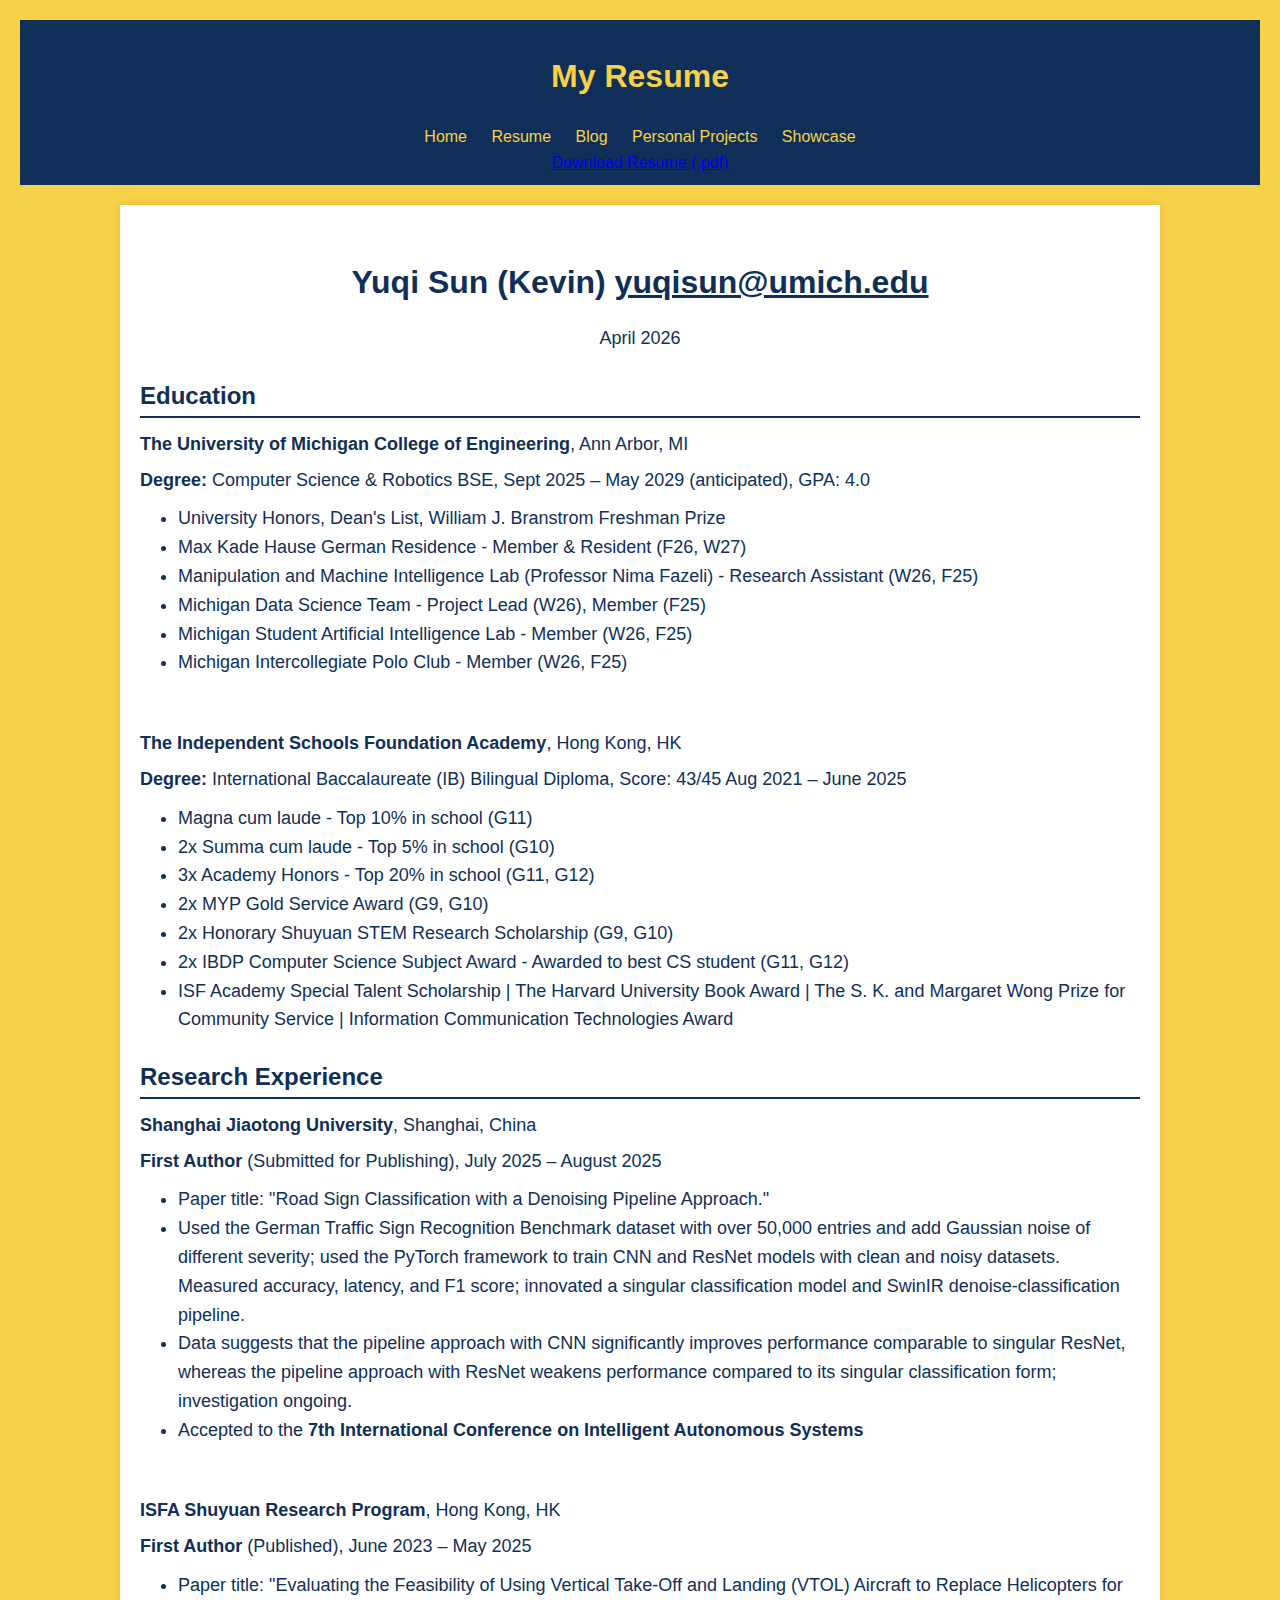
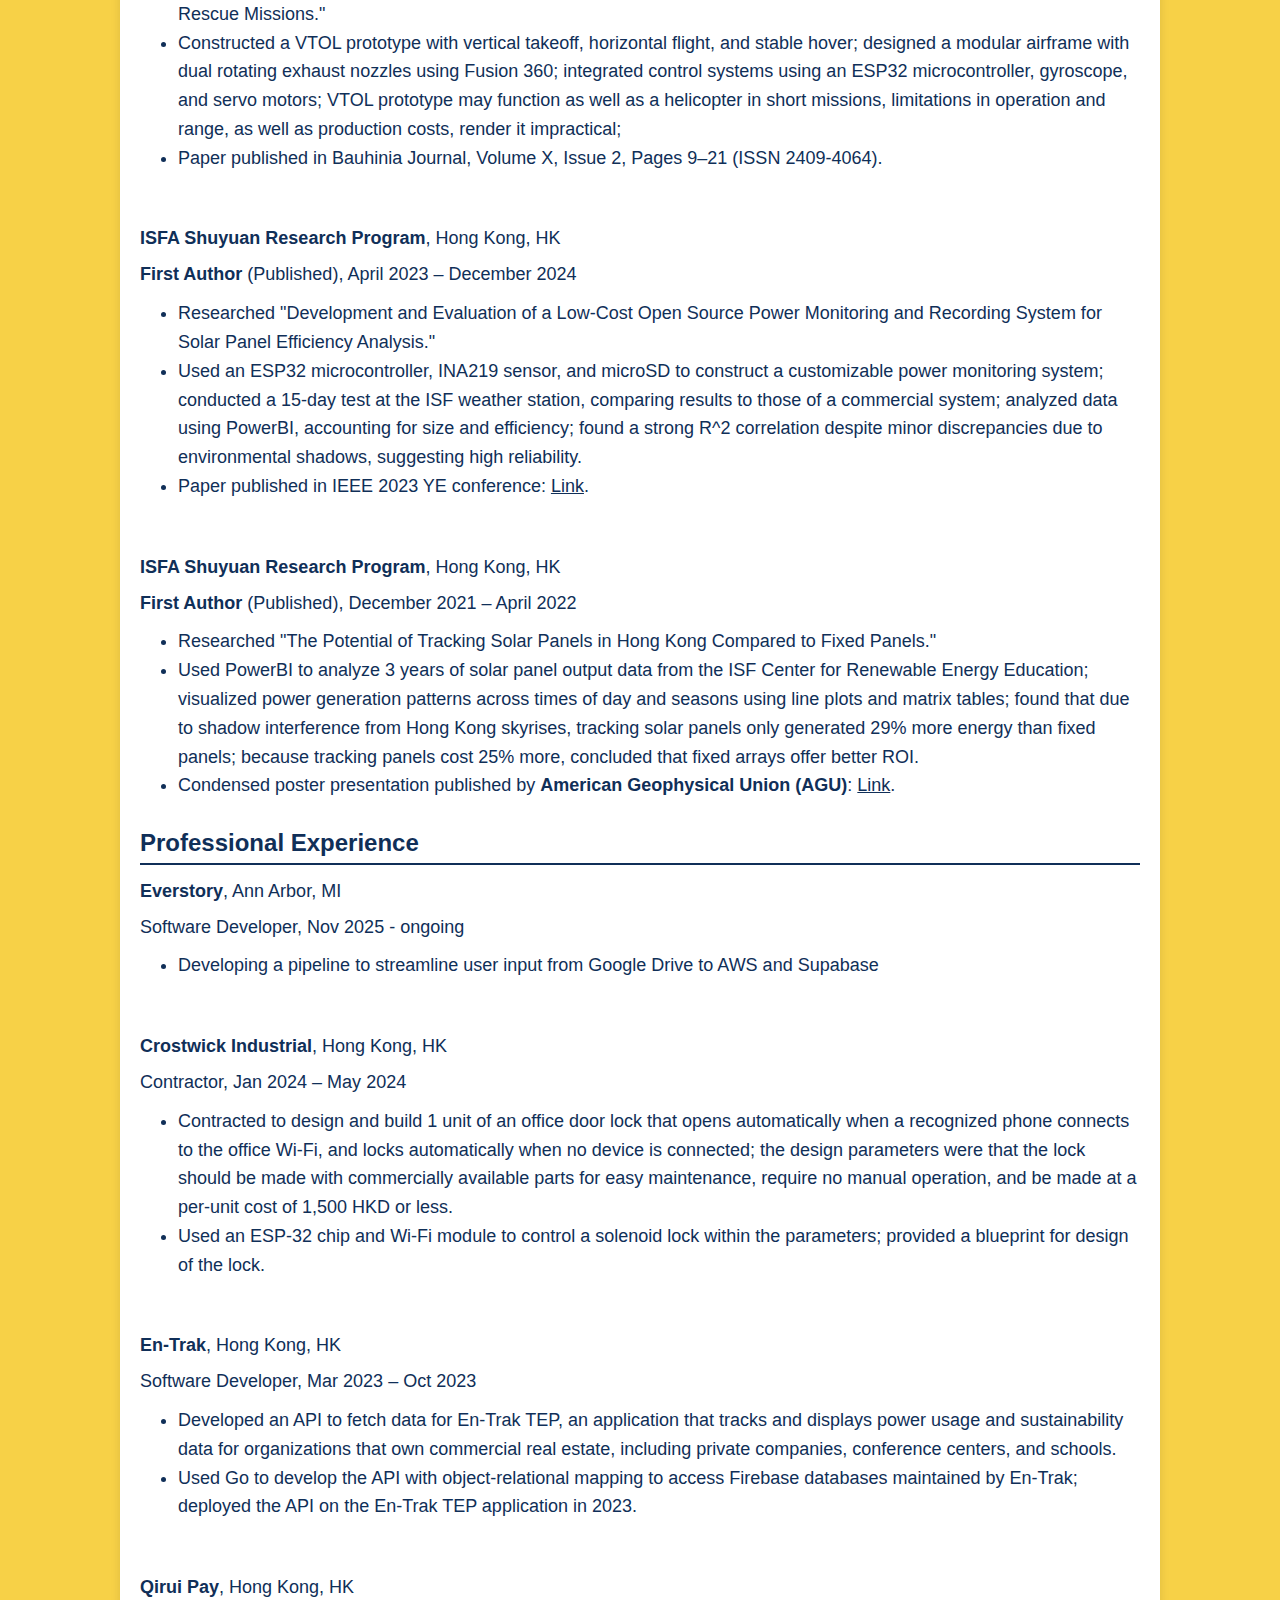
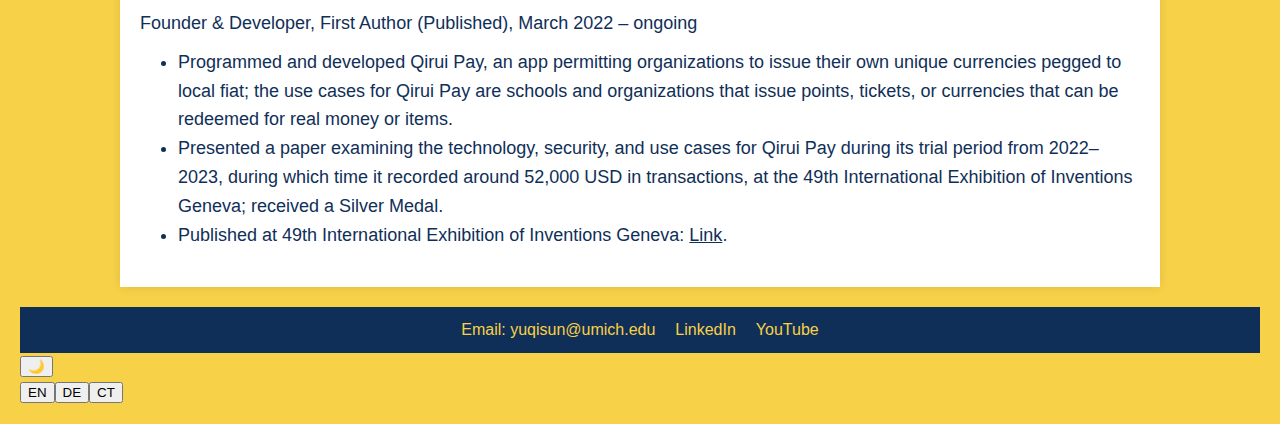
<file: resume.html>
<!DOCTYPE html>
<!-- resume.html -->
<html lang="en">
<head>
    <meta charset="UTF-8">
    <meta name="viewport" content="width=device-width, initial-scale=1.0">
    <title>Resume - Yuqi Sun</title>
    <link rel="stylesheet" href="styles.css">
    <script src="theme.js"></script>
    <script src="i18n.js"></script>
</head>
<body>
    <header>
        <h1 data-i18n="rsm_h1">My Resume</h1>
        <nav>
            <a href="index.html" data-i18n="nav_home">Home</a>
            <a href="resume.html" data-i18n="nav_resume">Resume</a>
            <a href="blog.html" data-i18n="nav_blog">Blog</a>
            <a href="projects.html" data-i18n="nav_projects">Personal Projects</a>
            <a href="showcase.html" data-i18n="nav_showcase">Showcase</a>
        </nav>
        <div class="header-action">
            <a href="resume.pdf" target="_blank" data-i18n="rsm_download">Download Resume (.pdf)</a>
        </div>
    </header>
    <main>
        <div class="resume-container">
            <h2 style="text-align:center;">Yuqi Sun (Kevin) <a href="mailto:yuqisun@umich.edu">yuqisun@umich.edu</a></h2>
            <p style="text-align:center;">April 2026</p>
            <h3 data-i18n="rsm_edu_h3">Education</h3>
            <p><strong>The University of Michigan College of Engineering</strong>, Ann Arbor, MI</p>
            <p data-i18n="rsm_umich_degree"><strong>Degree:</strong> Computer Science &amp; Robotics BSE, Sept 2025 – May 2029 (anticipated), GPA: 4.0</p>
            <ul>
                <li data-i18n="rsm_umich_honors">University Honors, Dean's List, William J. Branstrom Freshman Prize</li>
                <li data-i18n="rsm_umich_maxkade">Max Kade Hause German Residence - Member &amp; Resident (F26, W27)</li>
                <li data-i18n="rsm_umich_li1">Manipulation and Machine Intelligence Lab (Professor Nima Fazeli) - Research Assistant (W26, F25)</li>
                <li data-i18n="rsm_umich_li2">Michigan Data Science Team - Project Lead (W26), Member (F25)</li>
                <li data-i18n="rsm_umich_li3">Michigan Student Artificial Intelligence Lab - Member (W26, F25)</li>
                <li data-i18n="rsm_umich_li4">Michigan Intercollegiate Polo Club - Member (W26, F25)</li>
            </ul>
            <br>
            <p><strong>The Independent Schools Foundation Academy</strong>, Hong Kong, HK</p>
            <p data-i18n="rsm_isf_degree"><strong>Degree:</strong> International Baccalaureate (IB) Bilingual Diploma, Score: 43/45 Aug 2021 – June 2025</p>
            <ul>
                <li data-i18n="rsm_isf_li1">Magna cum laude - Top 10% in school (G11)</li>
                <li data-i18n="rsm_isf_li2">2x Summa cum laude - Top 5% in school (G10)</li>
                <li data-i18n="rsm_isf_li3">3x Academy Honors - Top 20% in school (G11, G12)</li>
                <li data-i18n="rsm_isf_li4">2x MYP Gold Service Award (G9, G10)</li>
                <li data-i18n="rsm_isf_li5">2x Honorary Shuyuan STEM Research Scholarship (G9, G10)</li>
                <li data-i18n="rsm_isf_li6">2x IBDP Computer Science Subject Award - Awarded to best CS student (G11, G12)</li>
                <li data-i18n="rsm_isf_li7">ISF Academy Special Talent Scholarship | The Harvard University Book Award | The S. K. and Margaret Wong Prize for Community Service | Information Communication Technologies Award</li>
            </ul>
            <h3 data-i18n="rsm_research_h3">Research Experience</h3>
            <p><strong>Shanghai Jiaotong University</strong>, Shanghai, China</p>
            <p data-i18n="rsm_sjtu_role"><strong>First Author</strong> (Submitted for Publishing), July 2025 – August 2025</p>
            <ul>
                <li data-i18n="rsm_sjtu_li1">Paper title: "Road Sign Classification with a Denoising Pipeline Approach."</li>
                <li data-i18n="rsm_sjtu_li2">Used the German Traffic Sign Recognition Benchmark dataset with over 50,000 entries and add Gaussian noise of different severity; used the PyTorch framework to train CNN and ResNet models with clean and noisy datasets. Measured accuracy, latency, and F1 score; innovated a singular classification model and SwinIR denoise-classification pipeline.</li>
                <li data-i18n="rsm_sjtu_li3">Data suggests that the pipeline approach with CNN significantly improves performance comparable to singular ResNet, whereas the pipeline approach with ResNet weakens performance compared to its singular classification form; investigation ongoing.</li>
                <li data-i18n="rsm_sjtu_li4">Accepted to the <strong>7th International Conference on Intelligent Autonomous Systems</strong></li>
            </ul>
            <br>
            <p><strong>ISFA Shuyuan Research Program</strong>, Hong Kong, HK</p>
            <p data-i18n="rsm_vtol_role"><strong>First Author</strong> (Published), June 2023 – May 2025</p>
            <ul>
                <li data-i18n="rsm_vtol_li1">Paper title: "Evaluating the Feasibility of Using Vertical Take-Off and Landing (VTOL) Aircraft to Replace Helicopters for Rescue Missions."</li>
                <li data-i18n="rsm_vtol_li2">Constructed a VTOL prototype with vertical takeoff, horizontal flight, and stable hover; designed a modular airframe with dual rotating exhaust nozzles using Fusion 360; integrated control systems using an ESP32 microcontroller, gyroscope, and servo motors; VTOL prototype may function as well as a helicopter in short missions, limitations in operation and range, as well as production costs, render it impractical;</li>
                <li data-i18n="rsm_vtol_li3">Paper published in Bauhinia Journal, Volume X, Issue 2, Pages 9–21 (ISSN 2409-4064).</li>
            </ul>
            <br>
            <p><strong>ISFA Shuyuan Research Program</strong>, Hong Kong, HK</p>
            <p data-i18n="rsm_solar1_role"><strong>First Author</strong> (Published), April 2023 – December 2024</p>
            <ul>
                <li data-i18n="rsm_solar1_li1">Researched "Development and Evaluation of a Low-Cost Open Source Power Monitoring and Recording System for Solar Panel Efficiency Analysis."</li>
                <li data-i18n="rsm_solar1_li2">Used an ESP32 microcontroller, INA219 sensor, and microSD to construct a customizable power monitoring system; conducted a 15-day test at the ISF weather station, comparing results to those of a commercial system; analyzed data using PowerBI, accounting for size and efficiency; found a strong R^2 correlation despite minor discrepancies due to environmental shadows, suggesting high reliability.</li>
                <li data-i18n="rsm_solar1_li3">Paper published in IEEE 2023 YE conference: <a href="https://www.researchgate.net/publication/386508879_Development_and_Evaluation_of_a_Low-Cost_Open_Source_Power_Monitoring_and_Recording_System_for_Solar_Panel_Efficiency_Analysis">Link</a>.</li>
            </ul>
            <br>
            <p><strong>ISFA Shuyuan Research Program</strong>, Hong Kong, HK</p>
            <p data-i18n="rsm_solar2_role"><strong>First Author</strong> (Published), December 2021 – April 2022</p>
            <ul>
                <li data-i18n="rsm_solar2_li1">Researched "The Potential of Tracking Solar Panels in Hong Kong Compared to Fixed Panels."</li>
                <li data-i18n="rsm_solar2_li2">Used PowerBI to analyze 3 years of solar panel output data from the ISF Center for Renewable Energy Education; visualized power generation patterns across times of day and seasons using line plots and matrix tables; found that due to shadow interference from Hong Kong skyrises, tracking solar panels only generated 29% more energy than fixed panels; because tracking panels cost 25% more, concluded that fixed arrays offer better ROI.</li>
                <li data-i18n="rsm_solar2_li3">Condensed poster presentation published by <strong>American Geophysical Union (AGU)</strong>: <a href="https://agu2022fallmeeting-agu.ipostersessions.com/Default.aspx?s=13-4E-8F-0E-A8-42-2E-71-74-37-18-20-F4-AF-E1-CE">Link</a>.</li>
            </ul>
            <h3 data-i18n="rsm_exp_h3">Professional Experience</h3>
            <p><strong>Everstory</strong>, Ann Arbor, MI</p>
            <p data-i18n="rsm_every_role">Software Developer, Nov 2025 - ongoing</p>
            <ul>
                <li data-i18n="rsm_every_li1">Developing a pipeline to streamline user input from Google Drive to AWS and Supabase </li>
            </ul>
            <br>
            <p><strong>Crostwick Industrial</strong>, Hong Kong, HK</p>
            <p data-i18n="rsm_crost_role">Contractor, Jan 2024 – May 2024</p>
            <ul>
                <li data-i18n="rsm_crost_li1">Contracted to design and build 1 unit of an office door lock that opens automatically when a recognized phone connects to the office Wi-Fi, and locks automatically when no device is connected; the design parameters were that the lock should be made with commercially available parts for easy maintenance, require no manual operation, and be made at a per-unit cost of 1,500 HKD or less.</li>
                <li data-i18n="rsm_crost_li2">Used an ESP-32 chip and Wi-Fi module to control a solenoid lock within the parameters; provided a blueprint for design of the lock.</li>
            </ul>
            <br>
            <p><strong>En-Trak</strong>, Hong Kong, HK</p>
            <p data-i18n="rsm_entrak_role">Software Developer, Mar 2023 – Oct 2023</p>
            <ul>
                <li data-i18n="rsm_entrak_li1">Developed an API to fetch data for En-Trak TEP, an application that tracks and displays power usage and sustainability data for organizations that own commercial real estate, including private companies, conference centers, and schools.</li>
                <li data-i18n="rsm_entrak_li2">Used Go to develop the API with object-relational mapping to access Firebase databases maintained by En-Trak; deployed the API on the En-Trak TEP application in 2023.</li>
            </ul>
            <br>
            <p><strong>Qirui Pay</strong>, Hong Kong, HK</p>
            <p data-i18n="rsm_qirui_role">Founder &amp; Developer, First Author (Published), March 2022 – ongoing</p>
            <ul>
                <li data-i18n="rsm_qirui_li1">Programmed and developed Qirui Pay, an app permitting organizations to issue their own unique currencies pegged to local fiat; the use cases for Qirui Pay are schools and organizations that issue points, tickets, or currencies that can be redeemed for real money or items.</li>
                <li data-i18n="rsm_qirui_li2">Presented a paper examining the technology, security, and use cases for Qirui Pay during its trial period from 2022–2023, during which time it recorded around 52,000 USD in transactions, at the 49th International Exhibition of Inventions Geneva; received a Silver Medal.</li>
                <li data-i18n="rsm_qirui_li3">Published at 49th International Exhibition of Inventions Geneva: <a href="https://catalog-admin.palexpo.ch/media/invention_invention_documentation/0c01584c-dd02-41e8-9ac5-7852d0346e95.pdf">Link</a>.</li>
            </ul>
        </div>
    </main>
    <footer>
        <div class="footer-bar">
            <a href="mailto:yuqisun@umich.edu">Email: yuqisun@umich.edu</a>
            <a href="https://www.linkedin.com/in/yuqi-sun-11b709270" target="_blank">LinkedIn</a>
            <a href="https://www.youtube.com/@the_real_kevin8996" target="_blank">YouTube</a>
        </div>
    </footer>
</body>
</html>
</file>
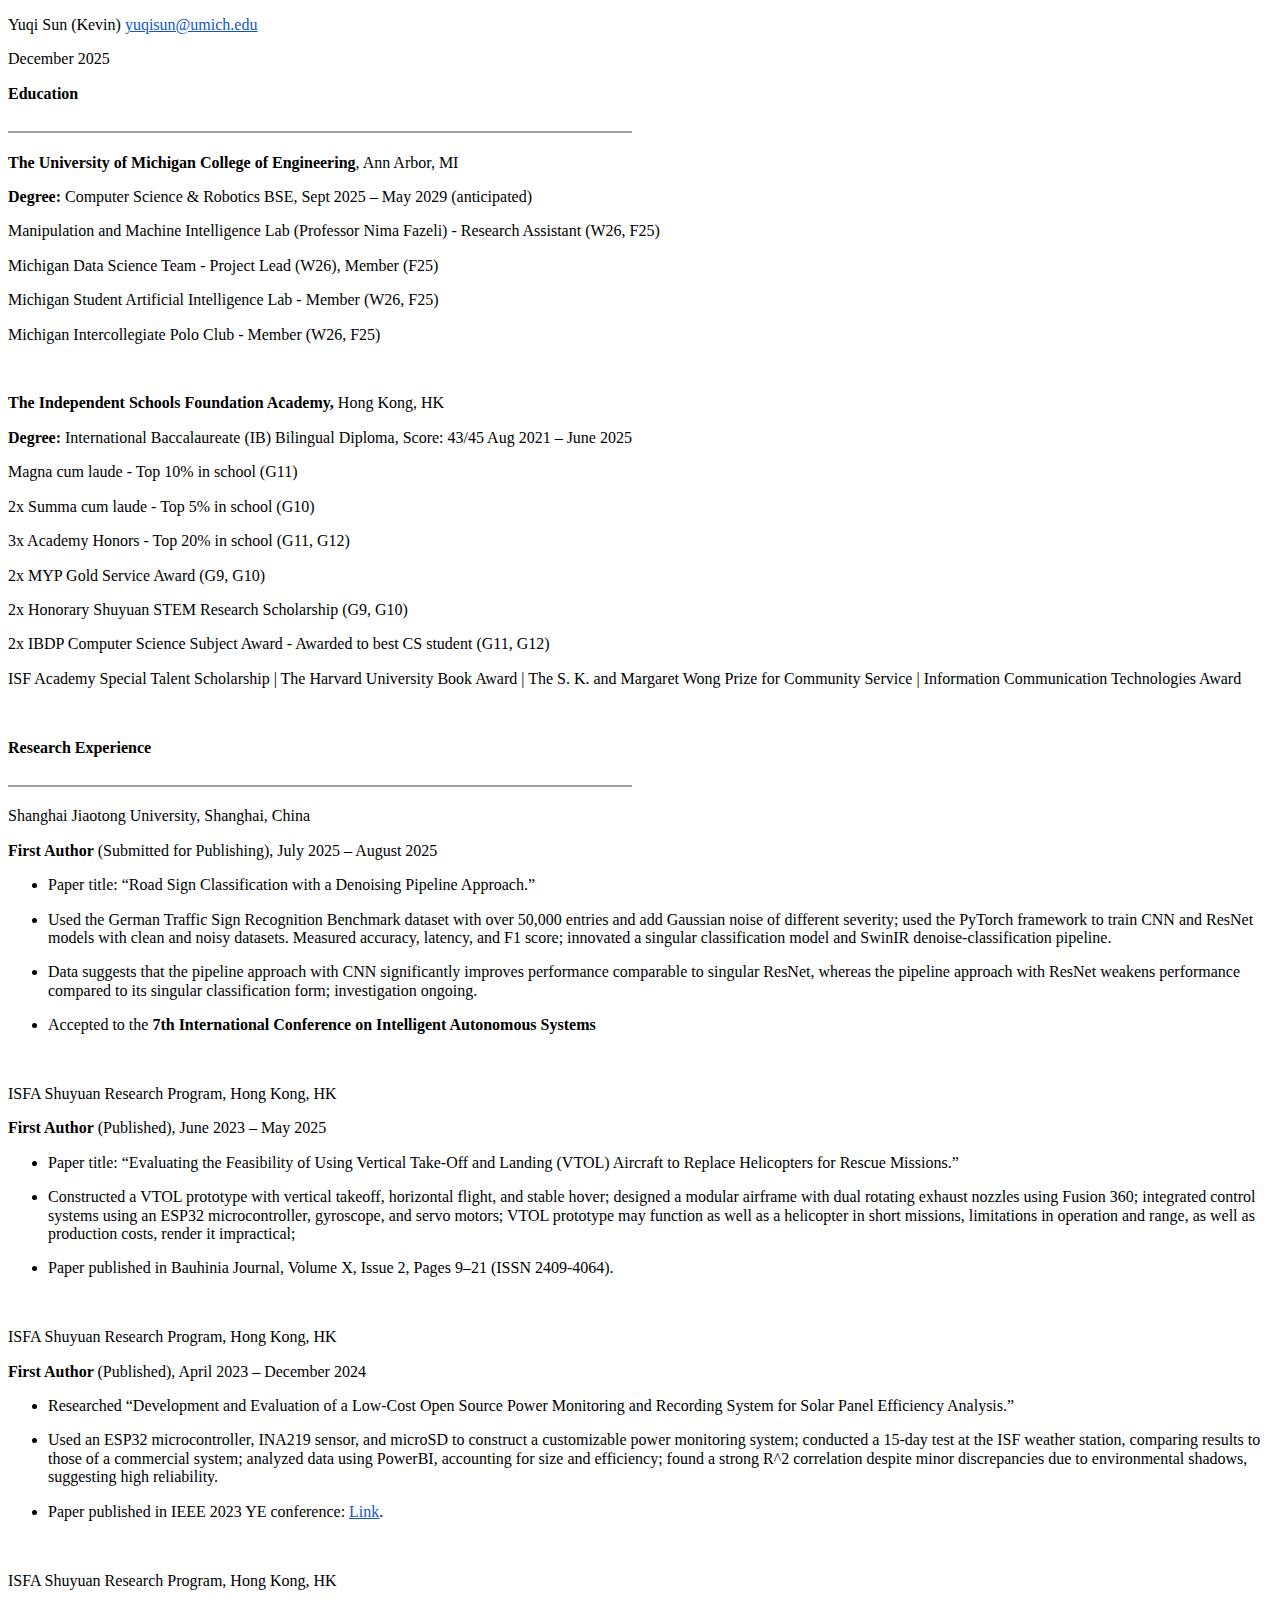
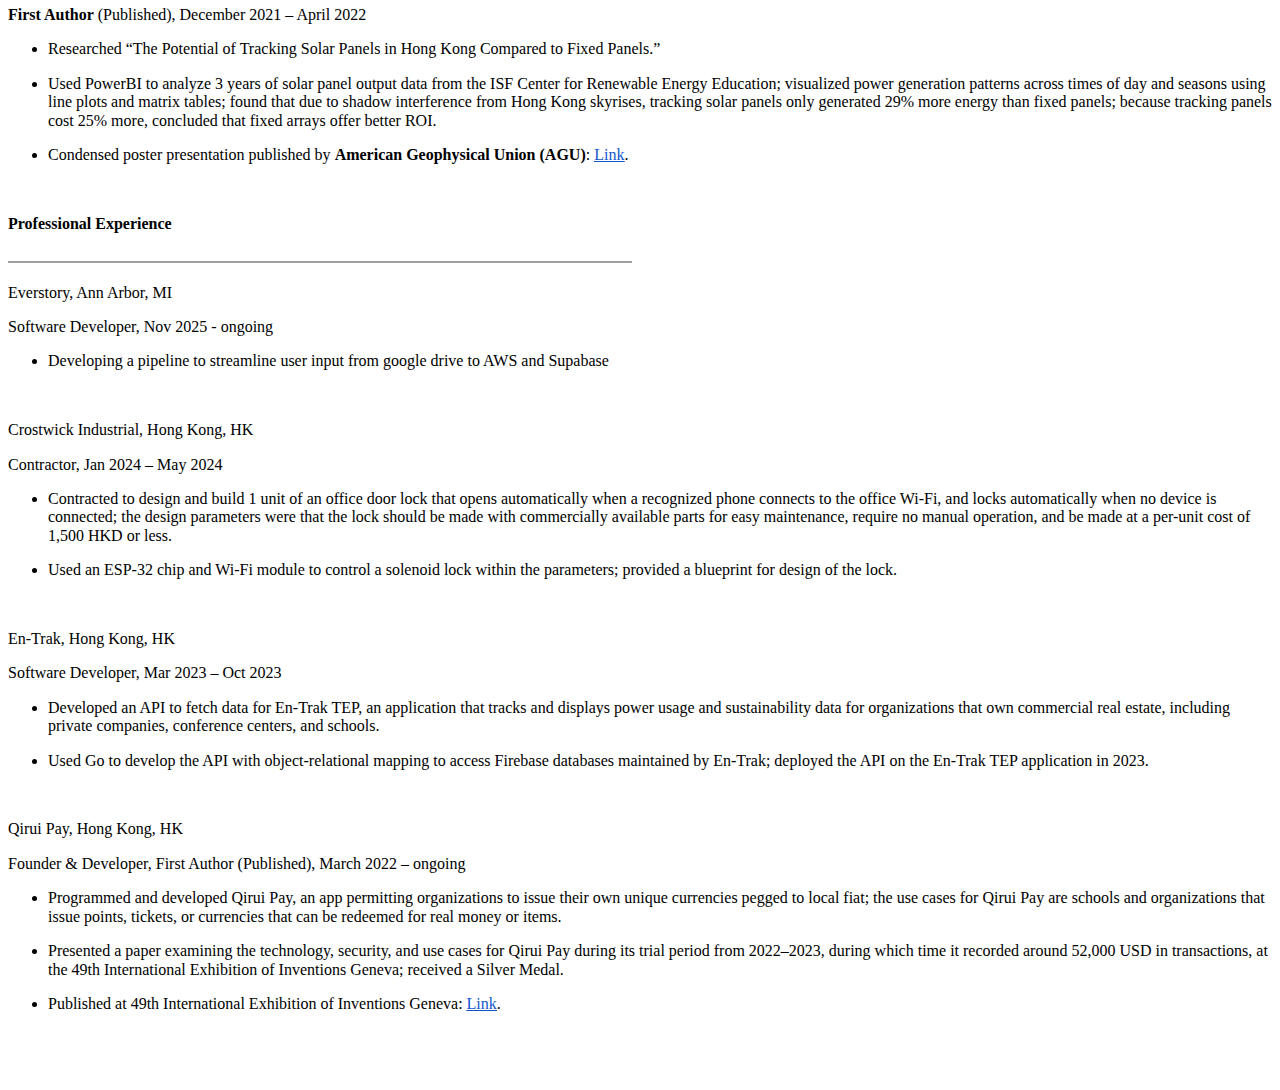
<file: resumetmp.html>
<!DOCTYPE html>
<html>
<head>
	<meta http-equiv="content-type" content="text/html; charset=utf-8"/>
	<title></title>
	<meta name="generator" content="LibreOffice 24.8.1.2 (Linux)"/>
	<meta name="created" content="00:00:00"/>
	<meta name="changed" content="00:00:00"/>
	<style type="text/css">
		@page { size: 8.5in 11in; margin: 1in }
		p { line-height: 115%; text-align: left; orphans: 2; widows: 2; margin-bottom: 0.1in; direction: ltr; background: transparent }
		a:link { color: #000080; text-decoration: underline }
	</style>
</head>
<body lang="en-US" link="#000080" vlink="#800000" dir="ltr"><p align="center" style="margin-bottom: 0in">
<font face="Times New Roman">Yuqi Sun (Kevin) </font><a href="mailto:yuqisun@umich.edu"><font color="#1155cc"><font face="Times New Roman"><u>yuqisun@umich.edu
</u></font></font></a>
</p>
<p align="center" style="margin-bottom: 0in"><font face="Times New Roman">December
2025</font></p>
<p style="margin-bottom: 0in"><font face="Times New Roman"><b>Education</b></font></p>
<p style="margin-bottom: 0in"><img src="[data-uri]" name="Shape1" alt="Shape1" align="bottom" width="624" height="2"/>
</p>
<p style="margin-bottom: 0in"><font face="Times New Roman"><b>The
University of Michigan College of Engineering</b></font><font face="Times New Roman">,
Ann Arbor, MI</font></p>
<p style="margin-bottom: 0in"><font face="Times New Roman"><b>Degree:
</b></font><font face="Times New Roman">Computer Science &amp;
Robotics BSE, Sept 2025 – May 2029 (anticipated)</font></p>
<p style="margin-bottom: 0in"><font face="Times New Roman">Manipulation
and Machine Intelligence Lab (Professor Nima Fazeli) - Research
Assistant (W26, F25) </font>
</p>
<p style="margin-bottom: 0in"><font face="Times New Roman">Michigan
Data Science Team - Project Lead (W26), Member (F25)</font></p>
<p style="margin-bottom: 0in"><font face="Times New Roman">Michigan
Student Artificial Intelligence Lab - Member (W26, F25)</font></p>
<p style="margin-bottom: 0in"><font face="Times New Roman">Michigan
Intercollegiate Polo Club - Member (W26, F25)</font></p>
<p style="margin-bottom: 0in"><br/>

</p>
<p style="margin-bottom: 0in"><font face="Times New Roman"><b>The
Independent Schools Foundation Academy, </b></font><font face="Times New Roman">Hong
Kong, HK </font>
</p>
<p style="margin-bottom: 0in"><font face="Times New Roman"><b>Degree:
</b></font><font face="Times New Roman">International Baccalaureate
(IB) Bilingual Diploma, Score: 43/45 Aug 2021 – June 2025</font></p>
<p style="margin-bottom: 0in"><font face="Times New Roman">Magna cum
laude - Top 10% in school (G11) </font>
</p>
<p style="margin-bottom: 0in"><font face="Times New Roman">2x Summa
cum laude - Top 5% in school (G10)</font></p>
<p style="margin-bottom: 0in"><font face="Times New Roman">3x Academy
Honors - Top 20% in school (G11, G12) </font>
</p>
<p style="margin-bottom: 0in"><font face="Times New Roman">2x MYP
Gold Service Award (G9, G10) </font>
</p>
<p style="margin-bottom: 0in"><font face="Times New Roman">2x
Honorary Shuyuan STEM Research Scholarship (G9, G10) </font>
</p>
<p style="margin-bottom: 0in"><font face="Times New Roman">2x IBDP
Computer Science Subject Award - Awarded to best CS student (G11,
G12)</font></p>
<p style="margin-bottom: 0in"><font face="Times New Roman">ISF
Academy Special Talent Scholarship | The Harvard University Book
Award | The S. K. and Margaret Wong Prize for Community Service |
Information Communication Technologies Award </font>
</p>
<p style="margin-bottom: 0in"><br/>

</p>
<p style="margin-bottom: 0in"><font face="Times New Roman"><b>Research
Experience</b></font></p>
<p style="margin-bottom: 0in"><img src="[data-uri]" name="Shape2" alt="Shape2" align="bottom" width="624" height="2"/>
</p>
<p style="margin-bottom: 0in"><font face="Times New Roman">Shanghai
Jiaotong University, Shanghai, China</font></p>
<p style="margin-bottom: 0in"><font face="Times New Roman"><b>First
Author</b></font><font face="Times New Roman"> (Submitted for
Publishing), July 2025 – August 2025</font></p>
<ul>
	<li><p style="margin-bottom: 0in"><font face="Times New Roman">Paper
	title: “Road Sign Classification with a Denoising Pipeline
	Approach.”</font></p></li>
	<li><p style="margin-bottom: 0in"><font face="Times New Roman">Used
	the German Traffic Sign Recognition Benchmark dataset with over
	50,000 entries and add Gaussian noise of different severity; used
	the PyTorch framework to train CNN and ResNet models with clean and
	noisy datasets. Measured accuracy, latency, and F1 score; innovated
	a singular classification model and SwinIR denoise-classification
	pipeline.</font></p></li>
	<li><p style="margin-bottom: 0in"><font face="Times New Roman">Data
	suggests that the pipeline approach with CNN significantly improves
	performance comparable to singular ResNet, whereas the pipeline
	approach with ResNet weakens performance compared to its singular
	classification form; investigation ongoing.</font></p></li>
	<li><p style="margin-bottom: 0in"><font face="Times New Roman">Accepted
	to the </font><font face="Times New Roman"><b>7th International
	Conference on Intelligent Autonomous Systems</b></font><font face="Times New Roman">
	</font>
	</p></li>
</ul>
<p style="margin-bottom: 0in"><br/>

</p>
<p style="margin-bottom: 0in"><font face="Times New Roman">ISFA
Shuyuan Research Program, Hong Kong, HK </font>
</p>
<p style="margin-bottom: 0in"><font face="Times New Roman"><b>First
Author</b></font><font face="Times New Roman"> (Published), June 2023
– May 2025</font></p>
<ul>
	<li><p style="margin-bottom: 0in"><font face="Times New Roman">Paper
	title: “Evaluating the Feasibility of Using Vertical Take-Off and
	Landing (VTOL) Aircraft to Replace Helicopters for Rescue Missions.”</font></p></li>
	<li><p style="margin-bottom: 0in"><font face="Times New Roman">Constructed
	a VTOL prototype with vertical takeoff, horizontal flight, and
	stable hover; designed a modular airframe with dual rotating exhaust
	nozzles using Fusion 360; integrated control systems using an ESP32
	microcontroller, gyroscope, and servo motors; VTOL prototype may
	function as well as a helicopter in short missions, limitations in
	operation and range, as well as production costs, render it
	impractical; </font>
	</p></li>
	<li><p style="margin-bottom: 0in"><font face="Times New Roman">Paper
	published in Bauhinia Journal, Volume X, Issue 2, Pages 9–21 (ISSN
	2409-4064).</font></p></li>
</ul>
<p style="margin-bottom: 0in"><br/>

</p>
<p style="margin-bottom: 0in"><font face="Times New Roman">ISFA
Shuyuan Research Program, Hong Kong, HK </font>
</p>
<p style="margin-bottom: 0in"><font face="Times New Roman"><b>First
Author </b></font><font face="Times New Roman">(Published), April
2023 – December 2024</font></p>
<ul>
	<li><p style="margin-bottom: 0in"><font face="Times New Roman">Researched
	“Development and Evaluation of a Low-Cost Open Source Power
	Monitoring and Recording System for Solar Panel Efficiency
	Analysis.”</font></p></li>
	<li><p style="margin-bottom: 0in"><font face="Times New Roman">Used
	an ESP32 microcontroller, INA219 sensor, and microSD to construct a
	customizable power monitoring system; conducted a 15-day test at the
	ISF weather station, comparing results to those of a commercial
	system; analyzed data using PowerBI, accounting for size and
	efficiency; found a strong R^2 correlation despite minor
	discrepancies due to environmental shadows, suggesting high
	reliability.</font></p></li>
	<li><p style="margin-bottom: 0in"><font face="Times New Roman">Paper
	published in IEEE 2023 YE conference: </font><a href="https://www.researchgate.net/publication/386508879_Development_and_Evaluation_of_a_Low-Cost_Open_Source_Power_Monitoring_and_Recording_System_for_Solar_Panel_Efficiency_Analysis"><font color="#1155cc"><font face="Times New Roman"><u>Link</u></font></font></a><font face="Times New Roman">.</font></p></li>
</ul>
<p style="margin-bottom: 0in"><br/>

</p>
<p style="margin-bottom: 0in"><font face="Times New Roman">ISFA
Shuyuan Research Program, Hong Kong, HK </font>
</p>
<p style="margin-bottom: 0in"><font face="Times New Roman"><b>First
Author</b></font><font face="Times New Roman"> (Published), December
2021 – April 2022</font></p>
<ul>
	<li><p style="margin-bottom: 0in"><font face="Times New Roman">Researched
	“The Potential of Tracking Solar Panels in Hong Kong Compared to
	Fixed Panels.”</font></p></li>
	<li><p style="margin-bottom: 0in"><font face="Times New Roman">Used
	PowerBI to analyze 3 years of solar panel output data from the ISF
	Center for Renewable Energy Education; visualized power generation
	patterns across times of day and seasons using line plots and matrix
	tables; found that due to shadow interference from Hong Kong
	skyrises, tracking solar panels only generated 29% more energy than
	fixed panels; because tracking panels cost 25% more, concluded that
	fixed arrays offer better ROI.</font></p></li>
	<li><p style="margin-bottom: 0in"><font face="Times New Roman">Condensed
	poster presentation published by </font><font face="Times New Roman"><b>American
	Geophysical Union (AGU)</b></font><font face="Times New Roman">:
	</font><a href="https://agu2022fallmeeting-agu.ipostersessions.com/Default.aspx?s=13-4E-8F-0E-A8-42-2E-71-74-37-18-20-F4-AF-E1-CE"><font color="#1155cc"><font face="Times New Roman"><u>Link</u></font></font></a><font face="Times New Roman">.</font></p></li>
</ul>
<p style="margin-bottom: 0in"><br/>

</p>
<p style="margin-bottom: 0in"><font face="Times New Roman"><b>Professional
Experience</b></font></p>
<p style="margin-bottom: 0in"><img src="[data-uri]" name="Shape3" alt="Shape3" align="bottom" width="624" height="2"/>
</p>
<p style="margin-bottom: 0in"><font face="Times New Roman">Everstory,
Ann Arbor, MI</font></p>
<p style="margin-bottom: 0in"><font face="Times New Roman">Software
Developer, Nov 2025 - ongoing </font>
</p>
<ul>
	<li><p style="margin-bottom: 0in"><font face="Times New Roman">Developing
	a pipeline to streamline user input from google drive to AWS and
	Supabase </font>
	</p></li>
</ul>
<p style="margin-bottom: 0in"><br/>

</p>
<p style="margin-bottom: 0in"><font face="Times New Roman">Crostwick
Industrial, Hong Kong, HK </font>
</p>
<p style="margin-bottom: 0in"><font face="Times New Roman">Contractor,
Jan 2024 – May 2024</font></p>
<ul>
	<li><p style="margin-bottom: 0in"><font face="Times New Roman">Contracted
	to design and build 1 unit of an office door lock that opens
	automatically when a recognized phone connects to the office Wi-Fi,
	and locks automatically when no device is connected; the design
	parameters were that the lock should be made with commercially
	available parts for easy maintenance, require no manual operation,
	and be made at a per-unit cost of 1,500 HKD or less.</font></p></li>
	<li><p style="margin-bottom: 0in"><font face="Times New Roman">Used
	an ESP-32 chip and Wi-Fi module to control a solenoid lock within
	the parameters; provided a blueprint for design of the lock.</font></p></li>
</ul>
<p style="margin-bottom: 0in"><br/>

</p>
<p style="margin-bottom: 0in"><font face="Times New Roman">En-Trak,
Hong Kong, HK</font></p>
<p style="margin-bottom: 0in"><font face="Times New Roman">Software
Developer, Mar 2023 – Oct 2023</font></p>
<ul>
	<li><p style="margin-bottom: 0in"><font face="Times New Roman">Developed
	an API to fetch data for En-Trak TEP, an application that tracks and
	displays power usage and sustainability data for organizations that
	own commercial real estate, including private companies, conference
	centers, and schools.</font></p></li>
	<li><p style="margin-bottom: 0in"><font face="Times New Roman">Used
	Go to develop the API with object-relational mapping to access
	Firebase databases maintained by En-Trak; deployed the API on the
	En-Trak TEP application in 2023.</font></p></li>
</ul>
<p style="margin-bottom: 0in"><br/>

</p>
<p style="margin-bottom: 0in"><font face="Times New Roman">Qirui Pay,
Hong Kong, HK </font>
</p>
<p style="margin-bottom: 0in"><font face="Times New Roman">Founder &amp;
Developer, First Author (Published), March 2022 – ongoing</font></p>
<ul>
	<li><p style="margin-bottom: 0in"><font face="Times New Roman">Programmed
	and developed Qirui Pay, an app permitting organizations to issue
	their own unique currencies pegged to local fiat; the use cases for
	Qirui Pay are schools and organizations that issue points, tickets,
	or currencies that can be redeemed for real money or items.</font></p></li>
	<li><p style="margin-bottom: 0in"><font face="Times New Roman">Presented
	a paper examining the technology, security, and use cases for Qirui
	Pay during its trial period from 2022–2023, during which time it
	recorded around 52,000 USD in transactions, at the 49th
	International Exhibition of Inventions Geneva; received a Silver
	Medal. </font>
	</p></li>
	<li><p style="margin-bottom: 0in"><font face="Times New Roman">Published
	at 49th International Exhibition of Inventions Geneva: </font><a href="https://catalog-admin.palexpo.ch/media/invention_invention_documentation/0c01584c-dd02-41e8-9ac5-7852d0346e95.pdf"><font color="#1155cc"><font face="Times New Roman"><u>Link</u></font></font></a><font face="Times New Roman">.</font></p></li>
</ul>
<p style="margin-bottom: 0in"><br/>

</p>
<p style="margin-bottom: 0in"><br/>

</p>
</body>
</html>
</file>
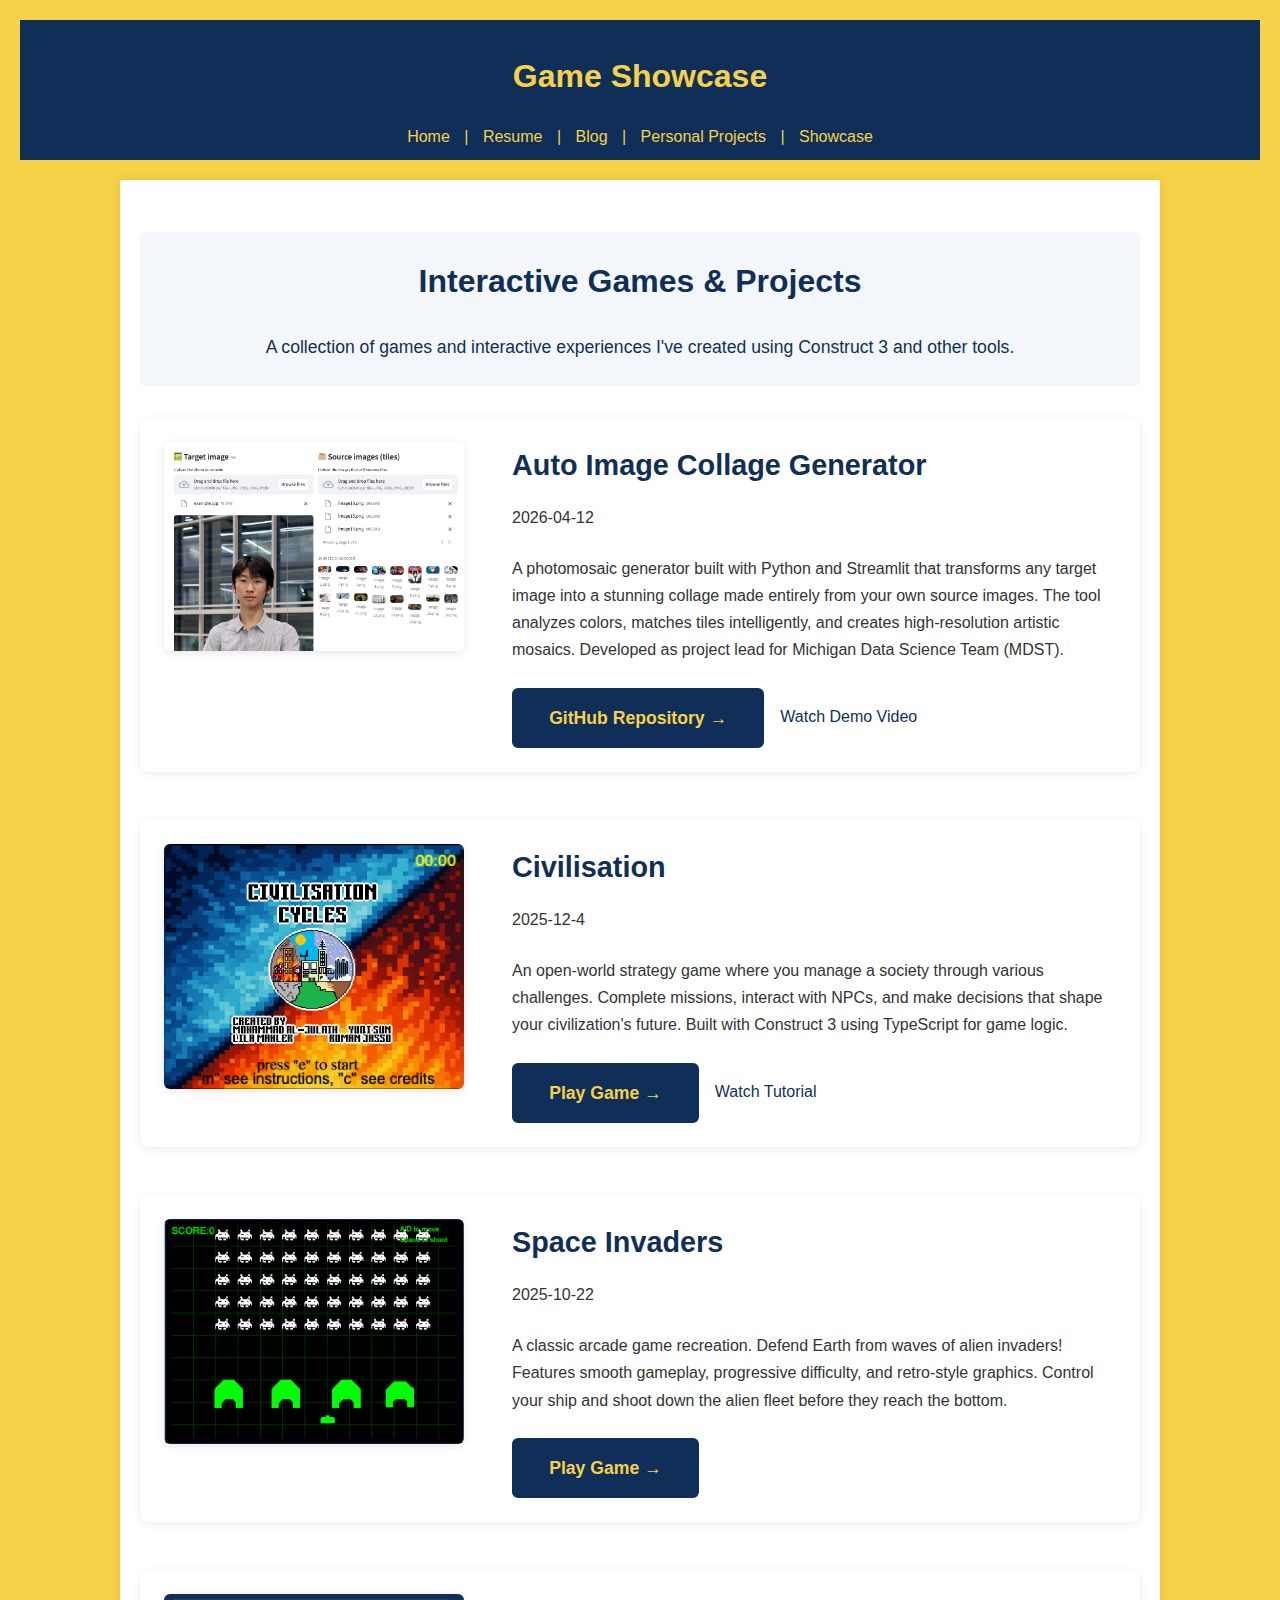
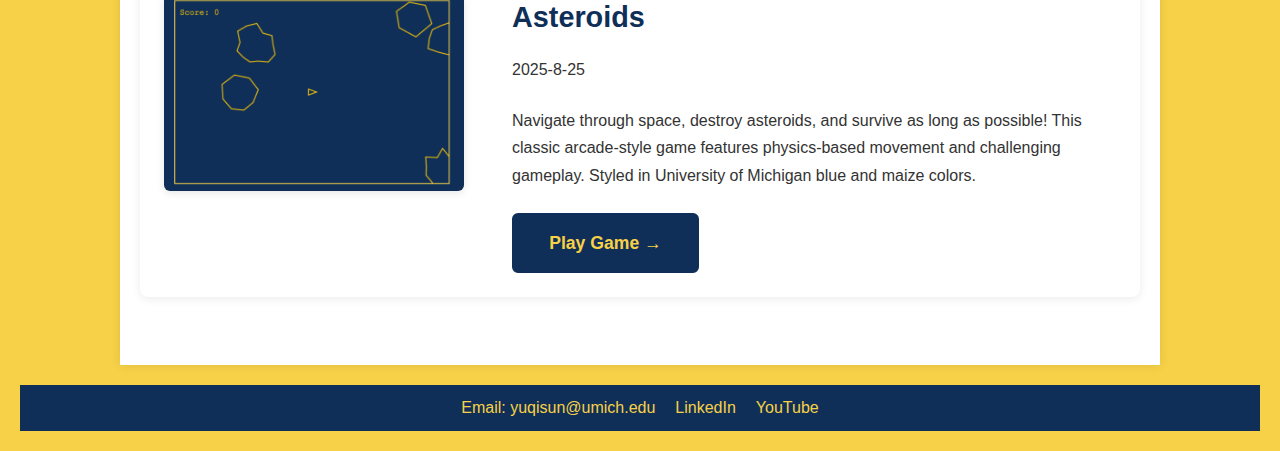
<file: showcase.html>
<!DOCTYPE html>
<html lang="en">
<head>
    <meta charset="UTF-8">
    <meta name="viewport" content="width=device-width, initial-scale=1.0">
    <title>Game Showcase - Yuqi Sun</title>
    <link rel="stylesheet" href="styles.css">
</head>
<body>
    <header>
        <h1>Game Showcase</h1>
        <nav>
            <a href="index.html">Home</a> | 
            <a href="resume.html">Resume</a> | 
            <a href="blog.html">Blog</a> | 
            <a href="projects.html">Personal Projects</a> | 
            <a href="showcase.html">Showcase</a>
        </nav>
    </header>
    <main>
        <div class="showcase-intro">
            <h2>Interactive Games & Projects</h2>
            <p>A collection of games and interactive experiences I've created using Construct 3 and other tools.</p>
        </div>
        <!-- Project 0: Image Collage Generator -->
        <div class="project">
            <div class="project-content">
                <!--
                <iframe 
                    width="300" 
                    height="250"
                    src="https://www.youtube.com/embed/DiUdkiedquo"
                    title="Image Collage Generator Demo"
                    frameborder="0"
                    referrerpolicy="strict-origin-when-cross-origin"
                    allow="accelerometer; autoplay; clipboard-write; encrypted-media; gyroscope; picture-in-picture; web-share"
                    allowfullscreen
                    class="project-img"
                    style="border-radius: 6px; box-shadow: 0 2px 8px rgba(0,0,0,0.1);">
                </iframe>
                -->
                <img src="assets/collage.png" alt="Civilisation Game" class="project-img">
                <div class="project-info">
                    <h3>Auto Image Collage Generator</h3>
                    <p>2026-04-12</p>
                    <p>A photomosaic generator built with Python and Streamlit that transforms any target image into a stunning collage made entirely from your own source images. The tool analyzes colors, matches tiles intelligently, and creates high-resolution artistic mosaics. Developed as project lead for Michigan Data Science Team (MDST).</p>
                    <div class="project-links">
                        <a href="https://github.com/MichiganDataScienceTeam/image-collage-w26" target="_blank" class="project-button">GitHub Repository →</a>
                        <a href="https://www.youtube.com/watch?v=DiUdkiedquo" target="_blank" class="project-link-secondary">Watch Demo Video</a>
                    </div>
                </div>
            </div>
        </div>
        <!-- Project 1: Civilisation -->
        <div class="project">
            <div class="project-content">
                <img src="assets/civilisation-thumbnail.png" alt="Civilisation Game" class="project-img">
                <div class="project-info">
                    <h3>Civilisation</h3>
                    <p>2025-12-4<p></p>
                    <p>An open-world strategy game where you manage a society through various challenges. Complete missions, interact with NPCs, and make decisions that shape your civilization's future. Built with Construct 3 using TypeScript for game logic.</p>
                    <div class="project-links">
                        <a href="civilisation.html" class="project-button">Play Game →</a>
                        <a href="https://www.youtube.com/watch?v=yWzf6_O5P8Q" target="_blank" class="project-link-secondary">Watch Tutorial</a>
                    </div>
                </div>
            </div>
        </div>

        <!-- Project 2: Space Invaders -->
        <div class="project">
            <div class="project-content">
                <img src="assets/invaders-thumbnail.png" alt="Space Invaders Game" class="project-img">
                <div class="project-info">
                    <h3>Space Invaders</h3>
                    <p>2025-10-22<p></p>
                    <p>A classic arcade game recreation. Defend Earth from waves of alien invaders! Features smooth gameplay, progressive difficulty, and retro-style graphics. Control your ship and shoot down the alien fleet before they reach the bottom.</p>
                    <div class="project-links">
                        <a href="invaders.html" class="project-button">Play Game →</a>
                    </div>
                </div>
            </div>
        </div>

        <!-- Project 3: Asteroids -->
        <div class="project">
            <div class="project-content">
                <img src="assets/asteroids-thumbnail.png" alt="Asteroids Game" class="project-img">
                <div class="project-info">
                    <h3>Asteroids</h3>
                    <p>2025-8-25<p>
                    <p>Navigate through space, destroy asteroids, and survive as long as possible! This classic arcade-style game features physics-based movement and challenging gameplay. Styled in University of Michigan blue and maize colors.</p>
                    <div class="project-links">
                        <a href="asteroid.html" class="project-button">Play Game →</a>
                    </div>
                </div>
            </div>
        </div>

        <!-- Add more projects here following the same structure -->
        <!-- 
        <div class="project">
            <div class="project-content">
                <img src="assets/your-game-thumbnail.png" alt="Your Game Name" class="project-img">
                <div class="project-info">
                    <h3>Your Game Name</h3>
                    <p>Description of your game goes here.</p>
                    <div class="project-links">
                        <a href="your-game.html" class="project-button">Play Game →</a>
                    </div>
                </div>
            </div>
        </div>
        -->

    </main>
    <footer>
        <div class="footer-bar">
            <a href="mailto:yuqisun@umich.edu">Email: yuqisun@umich.edu</a>
            <a href="https://www.linkedin.com/in/yuqi-sun-11b709270" target="_blank">LinkedIn</a>
            <a href="https://www.youtube.com/@the_real_kevin8996" target="_blank">YouTube</a>
        </div>
    </footer>
</body>
</html>
</file>
<file: styles.css>
/* Base Styles */
body {
    font-family: Arial, sans-serif;
    margin: 0;
    padding: 20px;
    line-height: 1.6;
    background-color: #F7D147; /* UMich Maize */
    color: #102F58; /* UMich Blue */
    font-size: 16px;
}

/* General Header & Navigation */
header {
    background: #102F58; /* UMich Blue */
    color: #F7D147; /* UMich Maize */
    padding: 10px 20px;
    text-align: center;
}

nav a {
    color: #F7D147; /* UMich Maize */
    margin: 0 10px;
    text-decoration: none;
}

nav a:hover {
    text-decoration: underline;
}

/* Main Content */
main {
    max-width: 1000px;
    margin: 20px auto;
    background: white;
    padding: 20px;
    box-shadow: 0 0 10px rgba(0, 0, 0, 0.1);
}

/* Index Page: Profile Layout */
.content-container {
    display: flex;
    align-items: flex-start;
    gap: 20px;
}

.profile-figure {
    display: flex;
    flex-direction: column;
    align-items: center;
    margin: 0 1em 0 0;
}

.profile-image {
    width: 220px;            /* Or your preferred size */
    height: auto;
    border-radius: 12px;
    box-shadow: 0 2px 10px rgba(0,0,0,0.08);
    margin-bottom: 0.5em;
}

.profile-caption {
    font-size: 0.98em;
    color: #555;
    text-align: center;
    margin-top: 0;
    margin-bottom: 0.5em;
    max-width: 190px;
}

.involvement-section {
    margin: 2em 0 2em 0;
    padding: 1em;
    background: #f3f6fa;
    border-radius: 6px;
}

.involvement-list {
    list-style-type: none;
    padding-left: 0;
    margin: 0;
}

.involvement-list li {
    margin: 0.5em 0;
    font-size: 1.05em;
}

.involvement-list a {
    text-decoration: none;
    color: #1353a3;
    font-weight: 500;
}
.involvement-list a:hover {
    text-decoration: underline;
}

.text-content {
    flex: 1;
}

/* Resume Page Styling */
.resume-container {
    font-size: 18px;
}

.resume-container h2 {
    font-size: 32px;
    margin-bottom: 10px;
}

.resume-container h3 {
    font-size: 24px;
    margin-top: 20px;
    margin-bottom: 10px;
    border-bottom: 2px solid #102F58;
}

.resume-container p {
    margin: 5px 0;
}

.resume-container ul {
    margin: 10px 0;
    padding-left: 20px;
}

.resume-container a {
    color: #102F58;
    text-decoration: underline;
}

.resume-container a:hover {
    color: #F7D147;
    background: #102F58;
}

/* Blog Page Styling */
.blog-container {
    display: flex;
    flex-direction: column;
    gap: 20px;
}

.blog-post {
    background: white;
    padding: 20px;
    border-radius: 10px;
    overflow: hidden;
    box-shadow: 0 0 5px rgba(0, 0, 0, 0.1);
}

.blog-post h2 {
    font-size: 24px;
    margin-bottom: 10px;
    color: #102F58;
}

.blog-date {
    font-size: 14px;
    color: #666;
    margin-bottom: 10px;
}

.blog-image {
    display: block;
    width: 100%;              /* Always fill container width */
    max-width: 100%;          /* Don't exceed container */
    height: auto;             /* Maintain aspect ratio */
    object-fit: contain;      /* Fit entire image within bounds */
    max-height: 500px;        /* Prevent extremely tall images */
    margin: 1em auto;         /* Centered with vertical space */
    border-radius: 8px;       /* Rounded corners */
    box-shadow: 0 2px 8px rgba(0,0,0,0.07); /* Subtle shadow */
}

/* Footer */
footer {
    text-align: center;
    margin-top: 20px;
    color: #102F58;
}

.footer-bar {
    background: #102F58;
    padding: 10px;
    display: flex;
    justify-content: center;
    gap: 20px;
}

.footer-bar a {
    color: #F7D147;
    text-decoration: none;
}

.footer-bar a:hover {
    text-decoration: underline;
}

/* Headings */
h1 {
    color: #F7D147;
}

h2 {
    color: #102F58;
}

/* Responsive Design */
@media (max-width: 600px) {
    .content-container {
        flex-direction: column;
        align-items: center;
    }

    .profile-image {
        width: 100%;
        max-width: 300px;
    }

    .footer-bar {
        flex-direction: column;
        gap: 10px;
    }

    .resume-container {
        font-size: 16px;
    }

    .resume-container h2 {
        font-size: 28px;
    }

    .resume-container h3 {
        font-size: 20px;
    }

    .blog-post {
        padding: 15px;
    }

    .blog-image {
        max-width: 100%;
    }
}

/* =============================== */
/* Special Styles for Asteroid Game Page */
/* =============================== */

/* Override body for asteroid.html only */
body.asteroid-page {
    background-color: #102F58; /* Michigan Blue */
    color: #F7D147; /* Maize */
    font-family: 'Courier New', monospace;
    padding: 0;
    margin: 0;
}

.asteroid-page main {
    background-color: transparent;
    box-shadow: none;
    padding: 20px;
    color: #F7D147;
    display: flex;
    flex-direction: column;
    align-items: center;
}

.asteroid-page h1,
.asteroid-page h2,
.asteroid-page header nav a {
    color: #F7D147 !important;
}

.asteroid-page .footer-bar {
    background-color: #F7D147 !important;
}

.asteroid-page .footer-bar a {
    color: #102F58 !important;
}

.asteroid-page canvas {
    border: 2px solid #F7D147;
    margin-top: 20px;
    background-color: #102F58; /* UMich Blue */
    display: block;
}

.asteroid-page p {
    max-width: 600px;
}

.project {
    margin-bottom: 2em;
    padding: 1em;
    border-radius: 6px;
    background: #f8f8f8;
}

.project-content {
    display: flex;
    align-items: flex-start;
}

.project-img {
    width: 200px;
    height: auto;
    margin-right: 1em;
    border-radius: 4px;
}
@media (max-width: 700px) {
    .project-content {flex-direction: column;}
    .project-img {margin-bottom: 1em; margin-right: 0;}
}

.skills-section, .useful-info-section, .fun-facts-section {
    margin: 2em 0;
    background: #f9f9f9;
    padding: 1em;
    border-radius: 6px;
}
.skills-section h2, .useful-info-section, .fun-facts-section h2 {
    margin-top: 0;
}

.skills-list {
    list-style-type: disc;
    margin-left: 1.5em;
}

.media-grid {
    display: grid;
    grid-template-columns: repeat(2, 1fr); /* Always 2 columns */
    gap: 1em;
    justify-items: center;
    margin-top: 1em;
}

@media (max-width: 700px) {
    .media-grid {
        grid-template-columns: 1fr;
    }
}

.project-media {
    width: 100%;
    max-width: 280px;
    border-radius: 4px;
    aspect-ratio: 16 / 9;
    object-fit: cover;
}
.media-grid-description {
    margin-top: 1em;
    text-align: center;
}

.timeline-section {
    margin: 2em 0;
    background: #f3f6fa;
    border-radius: 6px;
    padding: 1em 0.5em;
}
.gpa-banner {
    font-size: 1.15em;
    font-weight: bold;
    color: #1353a3;
    padding: 0.4em;
    text-align: left;
    margin-bottom: 0.5em;
}
.course-timeline {
    display: flex;
    gap: 3em;
    flex-wrap: wrap;
    margin-bottom: 1em;
}
.semester {
    min-width: 220px;
}
@media (max-width:700px) {
    .course-timeline {
        flex-direction: column;
        gap: 1.5em;
    }
}
.resume-container h2, .resume-container h3 {
    color: #102F58;
    margin-top: 1em;
    margin-bottom: 0.5em;
}
.resume-container ul {
    margin-left: 1em;
    margin-bottom: 1em;
}
.resume-container p {
    margin-bottom: 0.4em;
}


/* =============================== */
/* Showcase Page Styles */
/* =============================== */

/* Add these styles to the end of your existing styles.css file */

.showcase-intro {
    text-align: center;
    margin: 2em 0;
    padding: 1.5em;
    background: #f3f6fa;
    border-radius: 6px;
}

.showcase-intro h2 {
    color: #102F58; /* UMich Blue */
    margin-top: 0;
    font-size: 2em;
}

.showcase-intro p {
    color: #102F58;
    font-size: 1.1em;
    margin-bottom: 0;
}

/* Project card styling */
.project {
    margin-bottom: 3em;
    padding: 1.5em;
    border-radius: 8px;
    background: #fff;
    box-shadow: 0 2px 10px rgba(0,0,0,0.08);
    transition: box-shadow 0.3s ease;
}

.project:hover {
    box-shadow: 0 4px 20px rgba(16, 47, 88, 0.15);
}

.project-content {
    display: flex;
    align-items: flex-start;
    gap: 2em;
}

.project-img {
    width: 300px;
    height: auto;
    border-radius: 6px;
    box-shadow: 0 2px 8px rgba(0,0,0,0.1);
    flex-shrink: 0;
}

.project-info {
    flex: 1;
}

.project-info h3 {
    color: #102F58; /* UMich Blue */
    font-size: 1.8em;
    margin-top: 0;
    margin-bottom: 0.5em;
}

.project-info p {
    color: #333;
    line-height: 1.7;
    margin-bottom: 1.5em;
}

.project-links {
    display: flex;
    gap: 1em;
    align-items: center;
    flex-wrap: wrap;
}

.project-button {
    display: inline-block;
    background: #102F58; /* UMich Blue */
    color: #F7D147; /* UMich Maize */
    padding: 0.8em 2em;
    font-size: 1.1em;
    font-weight: 600;
    text-decoration: none;
    border-radius: 6px;
    border: 2px solid #102F58;
    transition: all 0.3s ease;
}

.project-button:hover {
    background: #F7D147;
    color: #102F58;
    transform: translateY(-2px);
    box-shadow: 0 4px 12px rgba(16, 47, 88, 0.2);
}

.project-link-secondary {
    color: #102F58;
    text-decoration: none;
    font-weight: 500;
    border-bottom: 2px solid transparent;
    transition: border-color 0.3s ease;
}

.project-link-secondary:hover {
    border-bottom-color: #102F58;
}

/* Responsive design for showcase */
@media (max-width: 768px) {
    .project-content {
        flex-direction: column;
        gap: 1em;
    }
    
    .project-img {
        width: 100%;
        max-width: 100%;
    }
    
    .project {
        padding: 1em;
        margin-bottom: 2em;
    }
    
    .project-info h3 {
        font-size: 1.5em;
    }
    
    .project-button {
        width: 100%;
        text-align: center;
        padding: 1em;
    }
    
    .project-links {
        flex-direction: column;
        gap: 0.5em;
    }
    
    .project-link-secondary {
        width: 100%;
        text-align: center;
        display: block;
        padding: 0.5em;
    }
}

/* Optional: Featured project highlight */
.project.featured {
    border: 3px solid #F7D147; /* UMich Maize */
    background: linear-gradient(to bottom, #fff 0%, #fffef5 100%);
}

.project.featured::before {
    content: "⭐ Featured";
    display: inline-block;
    background: #F7D147;
    color: #102F58;
    padding: 0.3em 1em;
    border-radius: 4px;
    font-weight: 600;
    font-size: 0.9em;
    margin-bottom: 1em;
}

/* Optional: Project tags */
.project-tags {
    display: flex;
    gap: 0.5em;
    flex-wrap: wrap;
    margin-top: 1em;
}

.tag {
    background: #f3f6fa;
    color: #102F58;
    padding: 0.3em 0.8em;
    border-radius: 4px;
    font-size: 0.9em;
    font-weight: 500;
}

.carousel-container {
    position: relative;
    display: flex;
    align-items: center;
    justify-content: center;
    margin: 1em 0;
}

.carousel-image {
    display: none;
    width: 100%;
    max-width: 100%;
    height: auto;
    max-height: 500px;
    object-fit: contain;
    border-radius: 8px;
    box-shadow: 0 2px 8px rgba(0,0,0,0.07);
}

.carousel-image.active {
    display: block;
}

.carousel-btn {
    position: absolute;
    background: rgba(16, 47, 88, 0.7);
    color: #F7D147;
    border: none;
    font-size: 24px;
    padding: 10px 15px;
    cursor: pointer;
    border-radius: 4px;
    transition: background 0.3s ease;
    z-index: 10;
}

.carousel-btn:hover {
    background: rgba(16, 47, 88, 0.9);
}

.carousel-btn.prev {
    left: 10px;
}

.carousel-btn.next {
    right: 10px;
}

@media (max-width: 768px) {
    .carousel-btn {
        font-size: 18px;
        padding: 8px 12px;
    }
}
</file>
<file: civilisation-game/style.css>
html, body {
	padding: 0;
	margin: 0;
	overflow: hidden;
	height: 100%;
}

body {
	background: #000000;
	color: white;
}

input[type="file"] {
	color: black;
}

/* for scaling checkboxes according to the font size */
.c3-auto-size-checkbox {
	font-size: 1em;
	width: 1em;
	height: 1em;
	vertical-align: bottom;
	margin: 0.1em 0.25em;
}

html, body, canvas {
	touch-action-delay: none;
	touch-action: none;
}

canvas, .c3htmlwrap {
	position: absolute;
}

.c3htmlwrap {
	contain: strict;
}

.c3overlay {
	pointer-events: none;
}

.c3htmlwrap[interactive] > * {
	pointer-events: auto;
}

/* HACK - work around elements being selectable only in iOS WKWebView for some reason */
html[ioswebview] .c3htmlwrap,
html[ioswebview] canvas {
	-webkit-user-select: none;
	user-select: none;
}

html[ioswebview] .c3htmlwrap > * {
	-webkit-user-select: auto;
	user-select: auto;
}

#notSupportedWrap {
	margin: 2em auto 1em auto;
	width: 75%;
	max-width: 45em;
	border: 2px solid #aaa;
	border-radius: 1em;
	padding: 2em;
	background-color: #f0f0f0;
	font-family: "Segoe UI", Frutiger, "Frutiger Linotype", "Dejavu Sans", "Helvetica Neue", Arial, sans-serif;
	color: black;
}

#notSupportedTitle {
	font-size: 1.8em;
}

.notSupportedMessage {
	font-size: 1.2em;
}

.notSupportedMessage em {
	color: #888;
}

/* bbcode styles */
.bbCodeH1 {
	font-size: 2em;
	font-weight: bold;
}

.bbCodeH2 {
	font-size: 1.5em;
	font-weight: bold;
}

.bbCodeH3 {
	font-size: 1.25em;
	font-weight: bold;
}

.bbCodeH4 {
	font-size: 1.1em;
	font-weight: bold;
}

.bbCodeItem::before {
	content: " • ";
}

/* For text icons converted to HTML: size the height to the line height
   preserving the aspect ratio. Also add position: relative as that allows
   just adding a 'top' style for the iconoffsety style. */
.c3-text-icon {
	height: 1em;
	width: auto;
	position: relative;
}

/* screen reader text */
.c3-screen-reader-text {
	position: absolute;
	width: 1px;
    height: 1px;
    overflow: hidden;
    clip: rect(1px, 1px, 1px, 1px);
}
</file>
<file: invaders-game/style.css>
html, body {
	padding: 0;
	margin: 0;
	overflow: hidden;
	height: 100%;
}

body {
	background: #000000;
	color: white;
}

input[type="file"] {
	color: black;
}

/* for scaling checkboxes according to the font size */
.c3-auto-size-checkbox {
	font-size: 1em;
	width: 1em;
	height: 1em;
	vertical-align: bottom;
	margin: 0.1em 0.25em;
}

html, body, canvas {
	touch-action-delay: none;
	touch-action: none;
}

canvas, .c3htmlwrap {
	position: absolute;
}

.c3htmlwrap {
	contain: strict;
}

.c3overlay {
	pointer-events: none;
}

.c3htmlwrap[interactive] > * {
	pointer-events: auto;
}

/* HACK - work around elements being selectable only in iOS WKWebView for some reason */
html[ioswebview] .c3htmlwrap,
html[ioswebview] canvas {
	-webkit-user-select: none;
	user-select: none;
}

html[ioswebview] .c3htmlwrap > * {
	-webkit-user-select: auto;
	user-select: auto;
}

#notSupportedWrap {
	margin: 2em auto 1em auto;
	width: 75%;
	max-width: 45em;
	border: 2px solid #aaa;
	border-radius: 1em;
	padding: 2em;
	background-color: #f0f0f0;
	font-family: "Segoe UI", Frutiger, "Frutiger Linotype", "Dejavu Sans", "Helvetica Neue", Arial, sans-serif;
	color: black;
}

#notSupportedTitle {
	font-size: 1.8em;
}

.notSupportedMessage {
	font-size: 1.2em;
}

.notSupportedMessage em {
	color: #888;
}

/* bbcode styles */
.bbCodeH1 {
	font-size: 2em;
	font-weight: bold;
}

.bbCodeH2 {
	font-size: 1.5em;
	font-weight: bold;
}

.bbCodeH3 {
	font-size: 1.25em;
	font-weight: bold;
}

.bbCodeH4 {
	font-size: 1.1em;
	font-weight: bold;
}

.bbCodeItem::before {
	content: " • ";
}

/* For text icons converted to HTML: size the height to the line height
   preserving the aspect ratio. Also add position: relative as that allows
   just adding a 'top' style for the iconoffsety style. */
.c3-text-icon {
	height: 1em;
	width: auto;
	position: relative;
}

/* screen reader text */
.c3-screen-reader-text {
	position: absolute;
	width: 1px;
    height: 1px;
    overflow: hidden;
    clip: rect(1px, 1px, 1px, 1px);
}
</file>
